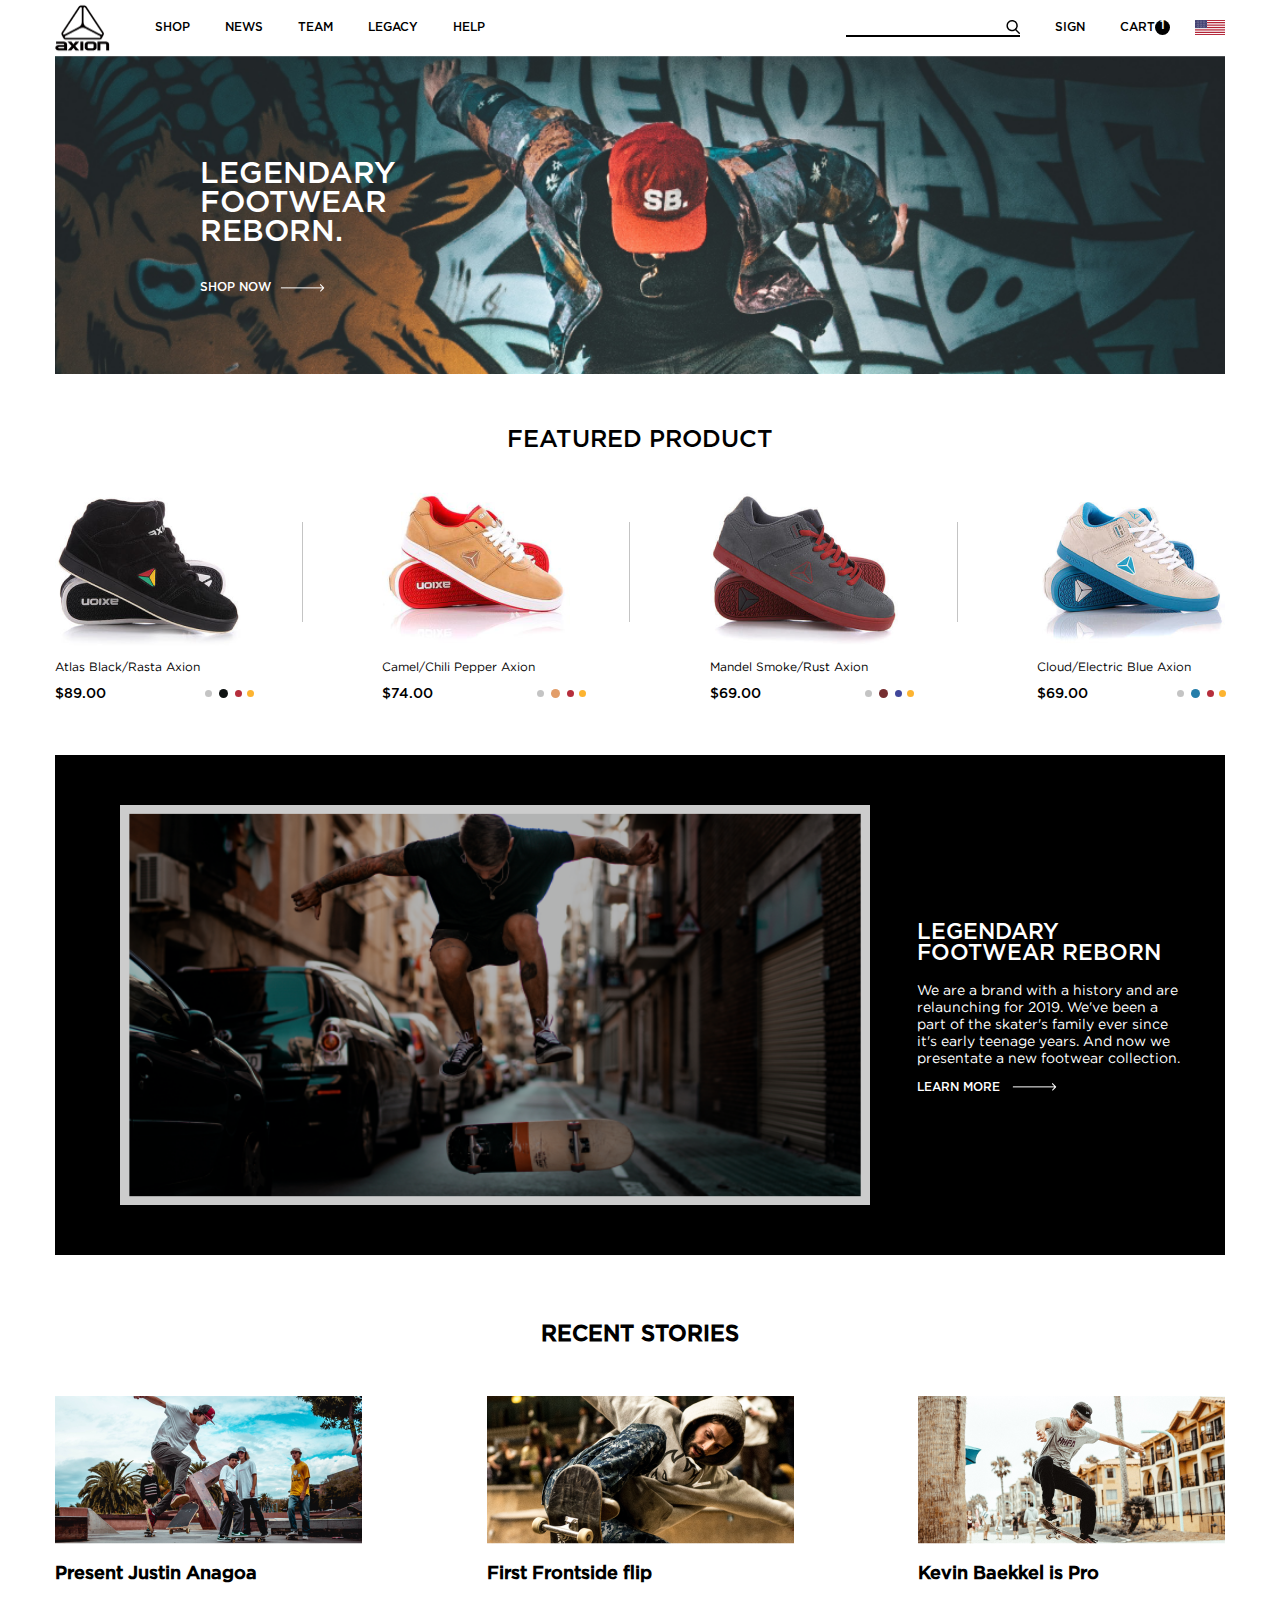
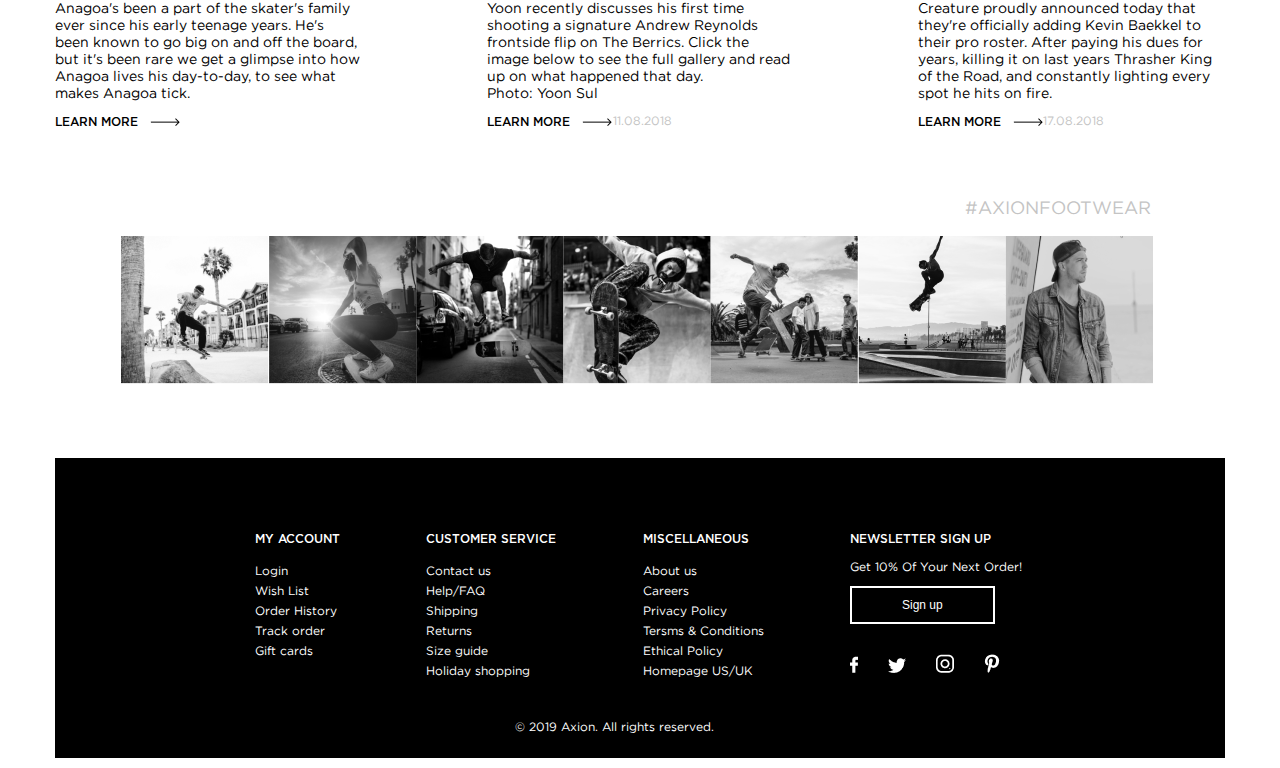
<file: index.html>
<!DOCTYPE html>
<html>
  <head>
    <meta charset="utf-8">
    <link name="viewport" content="initial-scale=1.0, width=device-width">
    <link rel="stylesheet" href="./fonts.css">
    <link rel="stylesheet" href="./style.css">
    <title>
      Axion
    </title>
  </head>
  <body class="body">
    <header class="header">
      <div class="header__head">
        <img src="images/Axion-logo-1.png" alt="axion" class="head__logo">
        <nav class="head__list">
          <a href="#" class="list__item">shop</a>
          <a href="#" class="list__item">news</a>
          <a href="#" class="list__item">team</a>
          <a href="#" class="list__item">legacy</a>
          <a href="#" class="list__item">help</a>
        </nav>
        <div class="head__second-panel">
          <input type="text" class="second-panel__line">
          <p class="second-panel__sign-in">
            sign
          </p>
          <p class="second-panel__cart">
            cart
          </p>
          <img src="images/flag-400.png" alt="flag" class="second-panel__flag">
        </div>
      </div>
    </header>
    <main class="main">
      <section classs="first-section">
        <img src="images/main-picture.png" alt="main-picture" class="first-section__background">
        <h1 class="first-section__title">
          legendary<br>
          footwear<br>
          reborn.
        </h1>
        <div class="first-section__excerpt">
          <p class="excerpt__subtext-link">
            shop now
          </p>
        </div>
      </section>
      <section class="second-section">
        <h2 class="second-section__title">
          featured product
        </h2>
        <div class="second-section__trainers">
          <div class="trainers__black">
            <img src="images/black-trainers.png" alt="black-trainers" class="black__picture">
            <p class="black__text">
              Atlas Black/Rasta Axion
            </p>
            <p class="black__price">
              $89.00
            </p>
            <div class="black__colours-black">
              <span class="colours-black__grey"></span>
              <span class="colours-black__black"></span>
              <span class="colours-black__red"></span>
              <span class="colours-black__orange"></span>
            </div>
          </div>
          <div class="trainers__brown">
            <img src="images/brown-trainers.png" alt="brown-trainers" class="brown__picture">
            <p class="brown__text">
              Camel/Chili Pepper Axion
            </p>
            <p class="brown__price">
              $74.00
            </p>
            <div class="brown__colours-brown">
              <span class="colours-brown__grey"></span>
              <span class="colours-brown__brown"></span>
              <span class="colours-brown__red"></span>
              <span class="colours-brown__orange"></span>
            </div>
          </div>
          <div class="trainers__grey">
            <img src="images/grey-trainers.png" alt="grey-trainers" class="grey__picture">
            <p class="grey__text">
              Mandel Smoke/Rust Axion
            </p>
            <p class="grey__price">
              $69.00
            </p>
            <div class="grey__colours-grey">
              <span class="colours-grey__grey"></span>
              <span class="colours-grey__dark-brown"></span>
              <span class="colours-grey__blue"></span>
              <span class="colours-grey__orange"></span>
            </div>
          </div>
          <div class="trainers__white">
            <img src="images/white-trainers.png" alt="white-trainers" class="white__picture">
            <p class="white__text">
              Cloud/Electric Blue Axion
            </p>
            <p class="white__price">
              $69.00
            </p>
            <div class="white__colours-white">
              <span class="colours-white__grey"></span>
              <span class="colours-white__blue"></span>
              <span class="colours-white__red"></span>
              <span class="colours-white__orange"></span>
            </div>
          </div>
        </div>
      </section>
      <section class="third-section">
        <img src="images/Rectangle 4.png" alt="Rectangle-4" class="third-section__picture">
        <div clas="third-section__second-panel">
          <h2 class="second-panel__title">
            legendary<br>
            footwear reborn
          </h2>
          <p class="second-panel__text">
            We are a brand with a history and are<br>
            relaunching for 2019. We've been a<br>
            part of the skater's family ever since<br>
            it's early teenage years. And now we<br>
            presentate a new footwear collection.
          </p>
          <p class="second-panel__excerpt">
            learn more
          </p>
        </div>
      </section>
      <section class="fourth-section">
        <h2 class="fourth-section__title">
          recent stories
        </h2>
        <div class="fourth-section__columns">
          <div class="forth-section__first-column">
            <img src="images/Rectangle 3.7.png" alt="Rectangle 3.7.png" class="first-column__picture">
            <h3 class="first-column__title">
              Present Justin Anagoa
            </h3>
            <p class="first-column__text">
              Anagoa's been a part of the skater's family<br>
              ever since his early teenage years. He's<br>
              been known to go big on and off the board,<br>
              but it's been rare we get a glimpse into how<br>
              Anagoa lives his day-to-day, to see what<br>
              makes Anagoa tick.
            </p>
            <div class="first-column__excerpt-first">
              <p class="excerpt-first__text">
                learn more
              </p>
              <p class="excerpt-first__date">
                11.08.2018
              </p>
            </div>
          </div>
          <div class="fourth-section__second-column">
            <img src="images/Rectangle 3.7-2.png" alt="Rectangle 3.7-2" class="second-column__picture">
            <h3 class="second-column__title">
              First Frontside flip
            </h3>
            <p class="second-column__text">
              Yoon recently discusses his first time<br>
              shooting a signature Andrew Reynolds<br>
              frontside flip on The Berrics. Click the<br>
              image below to see the full gallery and read<br>
              up on what happened that day.<br>
              Photo: Yoon Sul
            </p>
            <div class="second-column__excerpt-second">
              <p class="excerpt-second__text">
                learn more
              </p>
              <p class="excerpt-second__date">
                17.08.2018
              </p>
            </div>
          </div>
          <div class="fourth-section__third-column">
            <img src="images/Rectangle 3.7-3.png" alt="Rectangle 3.7-3" class="third-column__picture">
            <h3 class="third-column__title">
              Kevin Baekkel is Pro
            </h3>
            <p class="third-column__text">
              Creature proudly announced today that<br>
              they're officially adding Kevin Baekkel to<br>
              their pro roster. After paying his dues for<br>
              years, killing it on last years Thrasher King<br>
              of the Road, and constantly lighting every<br>
              spot he hits on fire.
            </p>
            <div class="third-column__excerpt-third">
              <p class="excerpt-third__text">
                learn more
              </p>
              <p class="excerpt-third__date">
                29.07.2018
              </p>
            </div>
          </div>
        </div>
      </section>
      <section class="fifth-section">
        <p class="fifth-section__text">
          #AXIONfootwear
        </p>
        <div class="fifth-section__pictures">
          <img src="images/Rectangle 3.png" alt="Rectangle 3" class="pictures__item">
          <img src="images/Rectangle 3.1.png" alt="Rectangle 3.1" class="pictures__item">
          <img src="images/Rectangle 3.2.png" alt="Rectangle 3.2" class="pictures__item">
          <img src="images/Rectangle 3.3.png" alt="Rectangle 3.3" class="pictures__item">
          <img src="images/Rectangle 3.4.png" alt="Rectangle 3.4" class="pictures__item">
          <img src="images/Rectangle 3.5.png" alt="Rectangle 3.5" class="pictures__item">
          <img src="images/Rectangle 3.6.png" alt="Rectangle 3.6" class="pictures__item">
        </div>
      </section>
      <footer class="footer">
          <div class="footer__navigation">
            <div class="navigation__fourth-column">
              <h4 class="fourth-column__title">
                my account
              </h4>
              <nav class="fourth-column__list-m">
                <a href="#" class="list-m__item">Login</a>
                <a href="#" class="list-m__item">Wish List</a>
                <a href="#" class="list-m__item">Order History</a>
                <a href="#" class="list-m__item">Track order</a>
                <a href="#" class="list-m__item">Gift cards</a>
              </nav>
            </div>
            <div class="navigation__fifth-column>">
              <h4 class="fifth-column__title">
                customer service
              </h4>
              <nav class="fifth-column__list-c">
                <a href="#" class="list-c__item">Contact us</a>
                <a href="#" class="list-c__item">Help/FAQ</a>
                <a href="#" class="list-c__item">Shipping</a>
                <a href="#" class="list-c__item">Returns</a>
                <a href="#" class="list-c__item">Size guide</a>
                <a href="#" class="list-c__item">Holiday shopping</a>
              </nav>
            </div>
            <div class="navigation__sixth-column">
              <h4 class="sixth-column__title">
                miscellaneous
              </h4>
              <nav class="sixth-column__list-i">
                <a href="#" class="list-i__item">About us</a>
                <a href="#" class="list-i__item">Careers</a>
                <a href="#" class="list-i__item">Privacy Policy</a>
                <a href="#" class="list-i__item">Tersms & Conditions</a>
                <a href="#" class="list-i__item">Ethical Policy</a>
                <a href="#" class="list-i__item">Homepage US/UK</a>
              </nav>
            </div>
            <div class="navigation__seveth-column">
              <h4 class="seventh-column__title">
                newsletter sign up
              </h4>
              <p class="seventh-column__text">
                Get 10% Of Your Next Order!
              </p>
              <button class="button">Sign up</button>
              <div class="seventh-column__signs">
                <img src="images/facebook.png" alt="facebook" class="signs__item">
                <img src="images/twitter.png" alt="twitter" class="signs__item">
                <img src="images/instagram.png" alt="instagram" class="signs__item">
                <img src="images/pinterest.png" alt="pinterest" class="signs__item">
            </div>
            <div class="navigation__Axion-rights">

            </div>
          </div>
        </div>
      </footer>
    </main>
  </body>
</html>
</file>
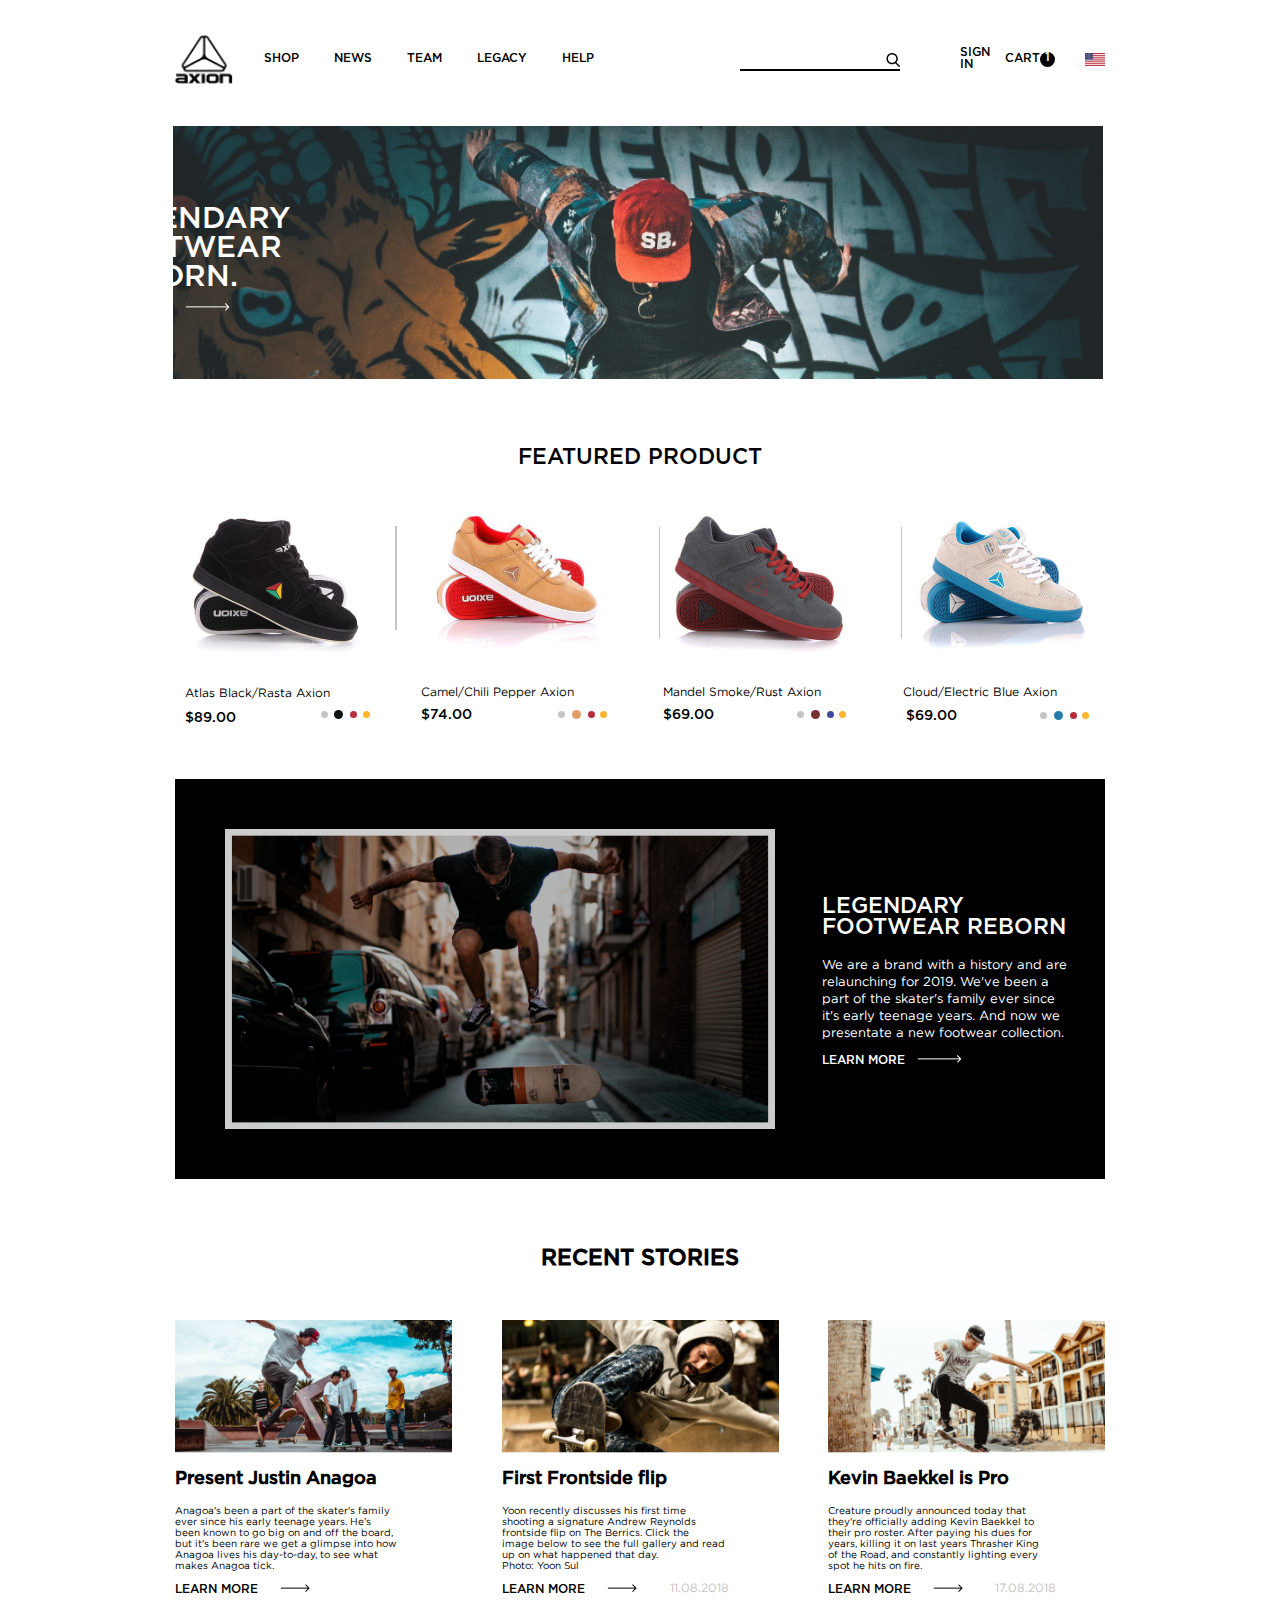
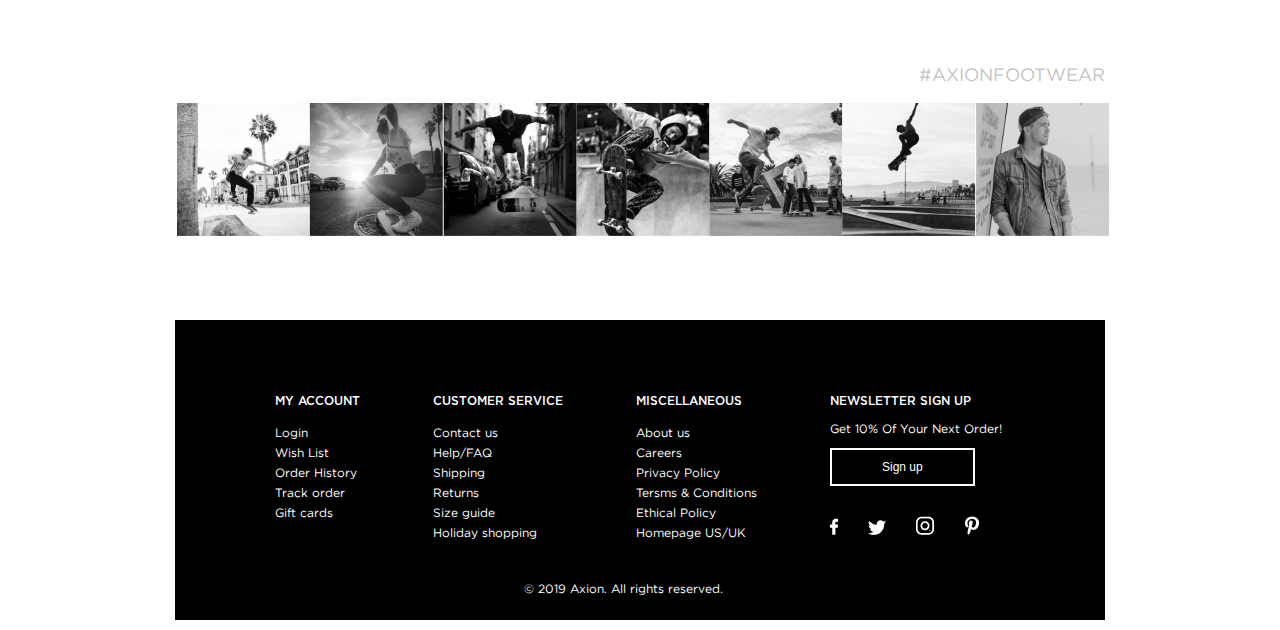
<file: demo 1024/index.html>
<DOCTYPE! html>
<html>
	<head>
		<meta charset="utf-8">
		<link name="viewport" content="initial-scale=1.0, width=device-width">
		<link rel="stylesheet" href="./fonts.css">
		<link rel="stylesheet" href="./style.css">
		<title>
			Axion
		</title>
	</head>
	<body class="body">
		<header class="header">
			<div class="header__head">
				<img src="images/Axion-logo-1.png" alt="axion" class="head__logo">
				<nav class="head__list">
					<a href="#" class="list__item">shop</a>
					<a href="#" class="list__item">news</a>
					<a href="#" class="list__item">team</a>
					<a href="#" class="list__item">legacy</a>
					<a href="#" class="list__item">help</a>
				</nav>
				<div class="head__second-panel">
					<input type="text" class="second-panel__line">
					<p class="second-panel__sign-in">
						sign in
					</p>
					<p class="second-panel__cart">
						cart
					</p>
					<img src="images/flag-400.png" alt="flag" class="second-panel__flag">
				</div>
			</div>
		</header>
		<main class="main">
			<section classs="first-section">
				<img src="images/main-picture.png" alt="main-picture" class="first-section__background">
				<div class="first-section__title">
					legendary<br>
					footwear<br>
					reborn.
				</div>
				<div class="first-section__excerpt">
					<p class="excerpt__subtext-link">
						shop now
					</p>
				</div>
			</section>
			<section class="second-section">
				<h2 class="second-section__title">
					featured product
				</h2>
				<div class="second-section__trainers">
					<div class="trainers__black">
						<img src="images/black-trainers.png" alt="black-trainers" class="black__picture">
						<p class="black__text">
							Atlas Black/Rasta Axion
						</p>
						<p class="black__price">
							$89.00
						</p>
						<div class="black__colours-black">
							<span class="colours-black__grey"></span>
							<span class="colours-black__black"></span>
							<span class="colours-black__red"></span>
							<span class="colours-black__orange"></span>
						</div>
					</div>
					<div class="trainers__brown">
						<img src="images/brown-trainers.png" alt="brown-trainers" class="brown__picture">
						<p class="brown__text">
							Camel/Chili Pepper Axion
						</p>
						<p class="brown__price">
							$74.00
						</p>
						<div class="brown__colours-brown">
							<span class="colours-brown__grey"></span>
							<span class="colours-brown__brown"></span>
							<span class="colours-brown__red"></span>
							<span class="colours-brown__orange"></span>
						</div>
					</div>
					<div class="trainers__grey">
						<img src="images/grey-trainers.png" alt="grey-trainers" class="grey__picture">
						<p class="grey__text">
							Mandel Smoke/Rust Axion
						</p>
						<p class="grey__price">
							$69.00
						</p>
						<div class="grey__colours-grey">
							<span class="colours-grey__grey"></span>
							<span class="colours-grey__dark-brown"></span>
							<span class="colours-grey__blue"></span>
							<span class="colours-grey__orange"></span>
						</div>
					</div>
					<div class="trainers__white">
						<img src="images/white-trainers.png" alt="white-trainers" class="white__picture">
						<p class="white__text">
							Cloud/Electric Blue Axion
						</p>
						<p class="white__price">
							$69.00
						</p>
						<div class="white__colours-white">
							<span class="colours-white__grey"></span>
							<span class="colours-white__blue"></span>
							<span class="colours-white__red"></span>
							<span class="colours-white__orange"></span>
						</div>
					</div>
				</div>
			</section>
			<section class="third-section">
				<img src="images/Rectangle 4.png" alt="Rectangle-4" class="third-section__picture">
				<div clas="third-section__second-panel">
					<h2 class="second-panel__title">
						legendary<br>
						footwear reborn
					</h2>
					<p class="second-panel__text">
						We are a brand with a history and are<br>
						relaunching for 2019. We've been a<br>
						part of the skater's family ever since<br>
						it's early teenage years. And now we<br>
						presentate a new footwear collection.
					</p>
					<p class="second-panel__excerpt">
						learn more
					</p>
				</div>
			</section>
			<section class="fourth-section">
				<h2 class="fourth-section__title">
					recent stories
				</h2>
				<div class="fourth-section__columns">
					<div class="fourth-section__first-column">
						<img src="images/Rectangle 3.7.png" alt="Rectangle 3.7.png" class="first-column__picture">
						<h3 class="first-column__title">
							Present Justin Anagoa
						</h3>
						<p class="first-column__text">
							Anagoa's been a part of the skater's family<br>
							ever since his early teenage years. He's<br>
							been known to go big on and off the board,<br>
							but it's been rare we get a glimpse into how<br>
							Anagoa lives his day-to-day, to see what<br>
							makes Anagoa tick.
						</p>
						<div class="first-column__excerpt-first">
							<p class="excerpt-first__text">
								learn more
							</p>
							<p class="excerpt-first__date">
								11.08.2018
							</p>
						</div>
					</div>
					<div class="fourth-section__second-column">
						<img src="images/Rectangle 3.7-2.png" alt="Rectangle 3.7-2" class="second-column__picture">
						<h3 class="second-column__title">
							First Frontside flip
						</h3>
						<p class="second-column__text">
							Yoon recently discusses his first time<br>
							shooting a signature Andrew Reynolds<br>
							frontside flip on The Berrics. Click the<br>
							image below to see the full gallery and read<br>
							up on what happened that day.<br>
							Photo: Yoon Sul
						</p>
						<div class="second-column__excerpt-second">
							<p class="excerpt-second__text">
								learn more
							</p>
							<p class="excerpt-second__date">
								17.08.2018
							</p>
						</div>
					</div>
					<div class="fourth-section__third-column">
						<img src="images/Rectangle 3.7-3.png" alt="Rectangle 3.7-3" class="third-column__picture">
						<h3 class="third-column__title">
							Kevin Baekkel is Pro
						</h3>
						<p class="third-column__text">
							Creature proudly announced today that<br>
							they're officially adding Kevin Baekkel to<br>
							their pro roster. After paying his dues for<br>
							years, killing it on last years Thrasher King<br>
							of the Road, and constantly lighting every<br>
							spot he hits on fire.
						</p>
						<div class="third-column__excerpt-third">
							<p class="excerpt-third__text">
								learn more
							</p>
							<p class="excerpt-third__date">
								29.07.2018
							</p>
						</div>
					</div>
				</div>
			</section>
			<section class="fifth-section">
				<p class="fifth-section__text">
					#AXIONfootwear
				</p>
				<div class="fifth-section__pictures">
					<img src="images/Rectangle 3.png" alt="Rectangle 3" class="pictures__item">
					<img src="images/Rectangle 3.1.png" alt="Rectangle 3.1" class="pictures__item">
					<img src="images/Rectangle 3.2.png" alt="Rectangle 3.2" class="pictures__item">
					<img src="images/Rectangle 3.3.png" alt="Rectangle 3.3" class="pictures__item">
					<img src="images/Rectangle 3.4.png" alt="Rectangle 3.4" class="pictures__item">
					<img src="images/Rectangle 3.5.png" alt="Rectangle 3.5" class="pictures__item">
					<img src="images/Rectangle 3.6.png" alt="Rectangle 3.6" class="pictures__item">
				</div>
			</section>
			<footer class="footer">
					<div class="footer__navigation">
						<div class="navigation__fourth-column">
							<h4 class="fourth-column__title">
								my account
							</h4>
							<nav class="fourth-column__list-m">
								<a href="#" class="list-m__item">Login</a>
								<a href="#" class="list-m__item">Wish List</a>
								<a href="#" class="list-m__item">Order History</a>
								<a href="#" class="list-m__item">Track order</a>
								<a href="#" class="list-m__item">Gift cards</a>
							</nav>
						</div>
						<div class="navigation__fifth-column>">
							<h4 class="fifth-column__title">
								customer service
							</h4>
							<nav class="fifth-column__list-c">
								<a href="#" class="list-c__item">Contact us</a>
								<a href="#" class="list-c__item">Help/FAQ</a>
								<a href="#" class="list-c__item">Shipping</a>
								<a href="#" class="list-c__item">Returns</a>
								<a href="#" class="list-c__item">Size guide</a>
								<a href="#" class="list-c__item">Holiday shopping</a>
							</nav>
						</div>
						<div class="navigation__sixth-column">
							<h4 class="sixth-column__title">
								miscellaneous
							</h4>
							<nav class="sixth-column__list-i">
								<a href="#" class="list-i__item">About us</a>
								<a href="#" class="list-i__item">Careers</a>
								<a href="#" class="list-i__item">Privacy Policy</a>
								<a href="#" class="list-i__item">Tersms & Conditions</a>
								<a href="#" class="list-i__item">Ethical Policy</a>
								<a href="#" class="list-i__item">Homepage US/UK</a>
							</nav>
						</div>
						<div class="navigation__seveth-column">
							<h4 class="seventh-column__title">
								newsletter sign up
							</h4>
							<p class="seventh-column__text">
								Get 10% Of Your Next Order!
							</p>
							<button class="button">Sign up</button>
							<div class="seventh-column__signs">
								<img src="images/facebook.png" alt="facebook" class="signs__item">
								<img src="images/twitter.png" alt="twitter" class="signs__item">
								<img src="images/instagram.png" alt="instagram" class="signs__item">
								<img src="images/pinterest.png" alt="pinterest" class="signs__item">
						</div>
						<div class="navigation__Axion-rights">
							
						</div>
					</div>
				</div>
			</footer>
		</main>
	</body>
</html>
</file>
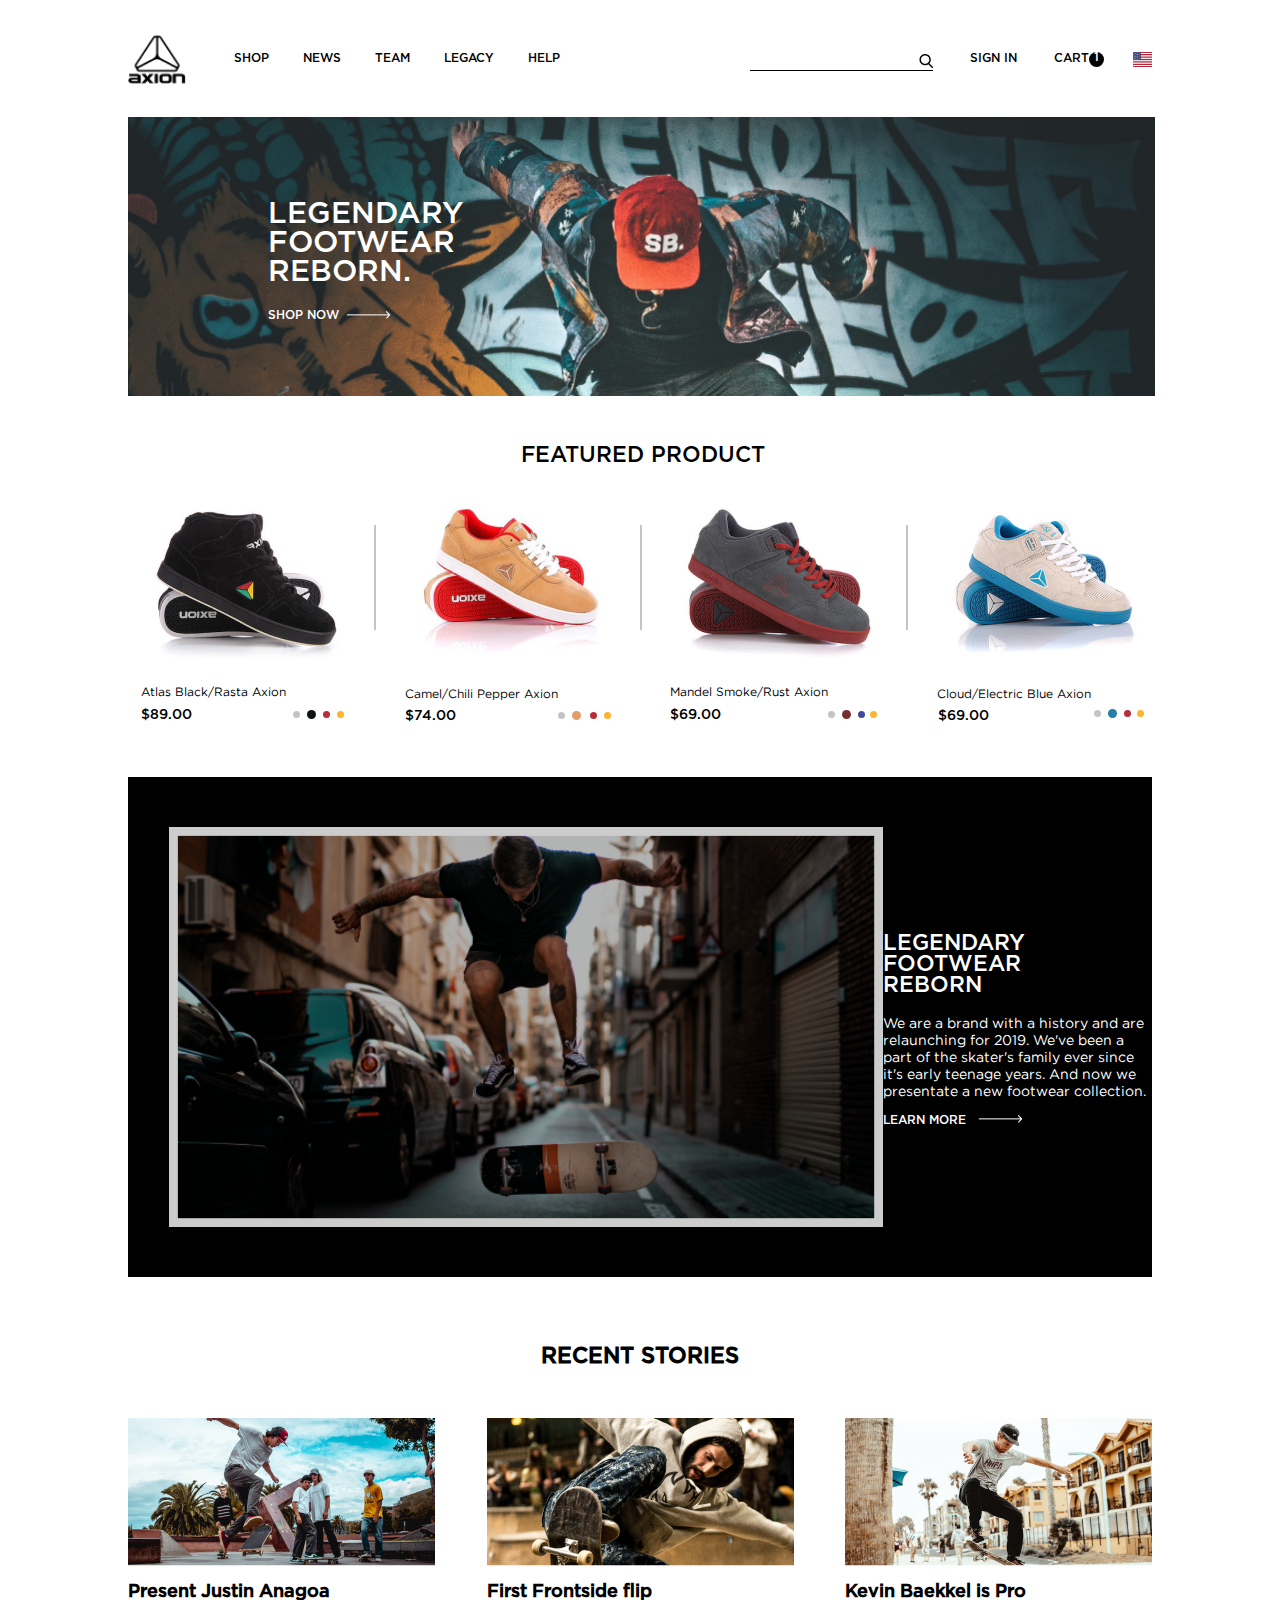
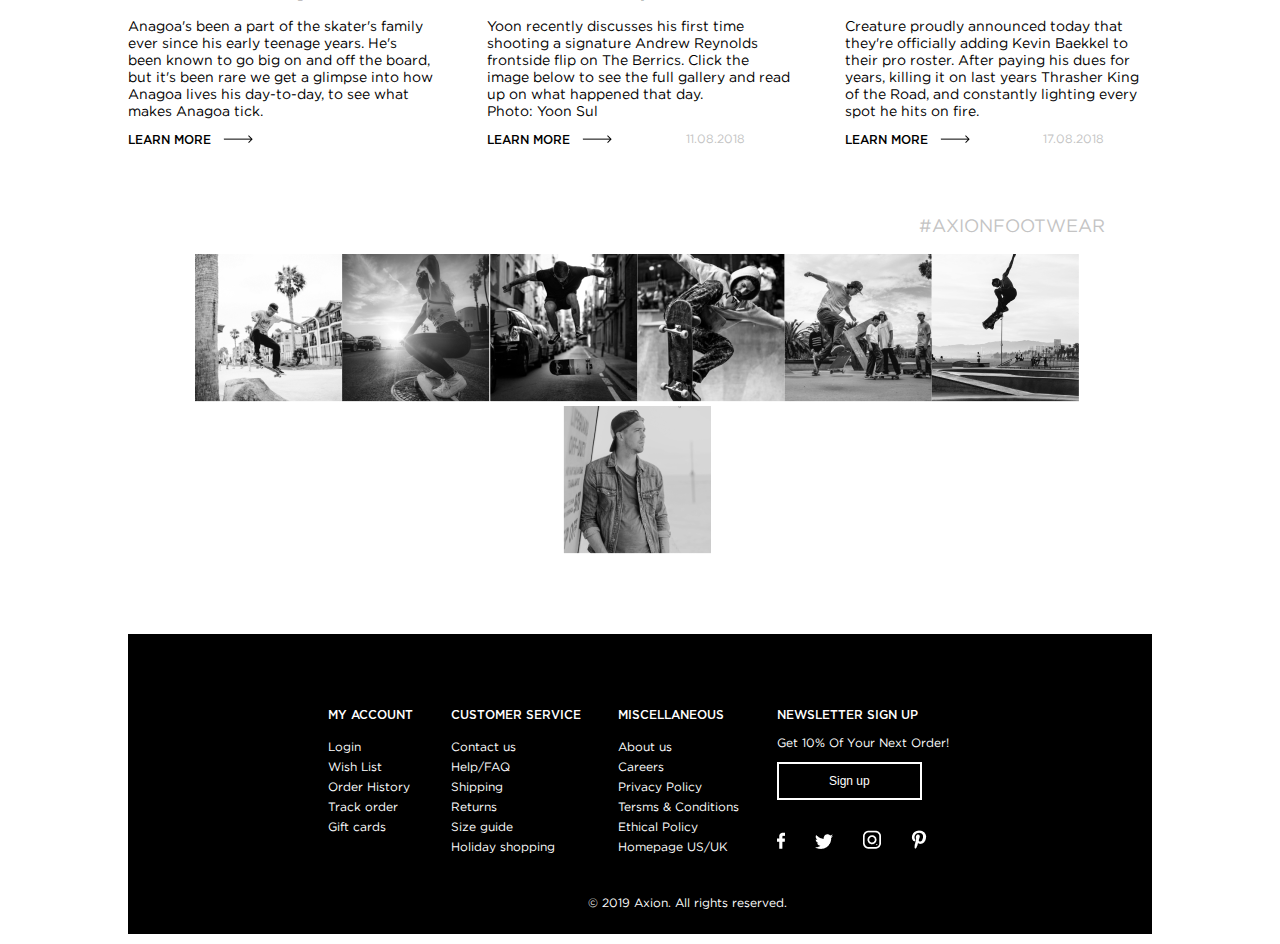
<file: demo 1170/index.html>
<DOCTYPE! html>
<html>
	<head>
		<meta charset="utf-8">
		<link name="viewport" content="initial-scale=1.0, width=device-width">
		<link rel="stylesheet" href="./fonts.css">
		<link rel="stylesheet" href="./style.css">
		<title>
			Axion
		</title>
	</head>
	<body class="body">
		<header class="header">
			<div class="header__head">
				<img src="images/Axion-logo-1.png" alt="axion" class="head__logo">
				<nav class="head__list">
					<a href="#" class="list__item">shop</a>
					<a href="#" class="list__item">news</a>
					<a href="#" class="list__item">team</a>
					<a href="#" class="list__item">legacy</a>
					<a href="#" class="list__item">help</a>
				</nav>
				<div class="head__second-panel">
					<input type="text" class="second-panel__line">
					<p class="second-panel__sign-in">
						sign in
					</p>
					<p class="second-panel__cart">
						cart
					</p>
					<img src="images/flag-400.png" alt="flag" class="second-panel__flag">
				</div>
			</div>
		</header>
		<main class="main">
			<section classs="first-section">
				<img src="images/main-picture.png" alt="main-picture" class="first-section__background">
				<h1 class="first-section__title">
					legendary<br>
					footwear<br>
					reborn.
				</h1>
				<div class="first-section__excerpt">
					<p class="excerpt__subtext-link">
						shop now
					</p>
				</div>
			</section>
			<section class="second-section">
				<h2 class="second-section__title">
					featured product
				</h2>
				<div class="second-section__trainers">
					<div class="trainers__black">
						<img src="images/black-trainers.png" alt="black-trainers" class="black__picture">
						<p class="black__text">
							Atlas Black/Rasta Axion
						</p>
						<p class="black__price">
							$89.00
						</p>
						<div class="black__colours-black">
							<span class="colours-black__grey"></span>
							<span class="colours-black__black"></span>
							<span class="colours-black__red"></span>
							<span class="colours-black__orange"></span>
						</div>
					</div>
					<div class="trainers__brown">
						<img src="images/brown-trainers.png" alt="brown-trainers" class="brown__picture">
						<p class="brown__text">
							Camel/Chili Pepper Axion
						</p>
						<p class="brown__price">
							$74.00
						</p>
						<div class="brown__colours-brown">
							<span class="colours-brown__grey"></span>
							<span class="colours-brown__brown"></span>
							<span class="colours-brown__red"></span>
							<span class="colours-brown__orange"></span>
						</div>
					</div>
					<div class="trainers__grey">
						<img src="images/grey-trainers.png" alt="grey-trainers" class="grey__picture">
						<p class="grey__text">
							Mandel Smoke/Rust Axion
						</p>
						<p class="grey__price">
							$69.00
						</p>
						<div class="grey__colours-grey">
							<span class="colours-grey__grey"></span>
							<span class="colours-grey__dark-brown"></span>
							<span class="colours-grey__blue"></span>
							<span class="colours-grey__orange"></span>
						</div>
					</div>
					<div class="trainers__white">
						<img src="images/white-trainers.png" alt="white-trainers" class="white__picture">
						<p class="white__text">
							Cloud/Electric Blue Axion
						</p>
						<p class="white__price">
							$69.00
						</p>
						<div class="white__colours-white">
							<span class="colours-white__grey"></span>
							<span class="colours-white__blue"></span>
							<span class="colours-white__red"></span>
							<span class="colours-white__orange"></span>
						</div>
					</div>
				</div>
			</section>
			<section class="third-section">
				<img src="images/Rectangle 4.png" alt="Rectangle-4" class="third-section__picture">
				<div clas="third-section__second-panel">
					<h2 class="second-panel__title">
						legendary<br>
						footwear reborn
					</h2>
					<p class="second-panel__text">
						We are a brand with a history and are<br>
						relaunching for 2019. We've been a<br>
						part of the skater's family ever since<br>
						it's early teenage years. And now we<br>
						presentate a new footwear collection.
					</p>
					<p class="second-panel__excerpt">
						learn more
					</p>
				</div>
			</section>
			<section class="fourth-section">
				<h2 class="fourth-section__title">
					recent stories
				</h2>
				<div class="fourth-section__columns">
					<div class="forth-section__first-column">
						<img src="images/Rectangle 3.7.png" alt="Rectangle 3.7.png" class="first-column__picture">
						<h3 class="first-column__title">
							Present Justin Anagoa
						</h3>
						<p class="first-column__text">
							Anagoa's been a part of the skater's family<br>
							ever since his early teenage years. He's<br>
							been known to go big on and off the board,<br>
							but it's been rare we get a glimpse into how<br>
							Anagoa lives his day-to-day, to see what<br>
							makes Anagoa tick.
						</p>
						<div class="first-column__excerpt-first">
							<p class="excerpt-first__text">
								learn more
							</p>
							<p class="excerpt-first__date">
								11.08.2018
							</p>
						</div>
					</div>
					<div class="fourth-section__second-column">
						<img src="images/Rectangle 3.7-2.png" alt="Rectangle 3.7-2" class="second-column__picture">
						<h3 class="second-column__title">
							First Frontside flip
						</h3>
						<p class="second-column__text">
							Yoon recently discusses his first time<br>
							shooting a signature Andrew Reynolds<br>
							frontside flip on The Berrics. Click the<br>
							image below to see the full gallery and read<br>
							up on what happened that day.<br>
							Photo: Yoon Sul
						</p>
						<div class="second-column__excerpt-second">
							<p class="excerpt-second__text">
								learn more
							</p>
							<p class="excerpt-second__date">
								17.08.2018
							</p>
						</div>
					</div>
					<div class="fourth-section__third-column">
						<img src="images/Rectangle 3.7-3.png" alt="Rectangle 3.7-3" class="third-column__picture">
						<h3 class="third-column__title">
							Kevin Baekkel is Pro
						</h3>
						<p class="third-column__text">
							Creature proudly announced today that<br>
							they're officially adding Kevin Baekkel to<br>
							their pro roster. After paying his dues for<br>
							years, killing it on last years Thrasher King<br>
							of the Road, and constantly lighting every<br>
							spot he hits on fire.
						</p>
						<div class="third-column__excerpt-third">
							<p class="excerpt-third__text">
								learn more
							</p>
							<p class="excerpt-third__date">
								29.07.2018
							</p>
						</div>
					</div>
				</div>
			</section>
			<section class="fifth-section">
				<p class="fifth-section__text">
					#AXIONfootwear
				</p>
				<div class="fifth-section__pictures">
					<img src="images/Rectangle 3.png" alt="Rectangle 3" class="pictures__item">
					<img src="images/Rectangle 3.1.png" alt="Rectangle 3.1" class="pictures__item">
					<img src="images/Rectangle 3.2.png" alt="Rectangle 3.2" class="pictures__item">
					<img src="images/Rectangle 3.3.png" alt="Rectangle 3.3" class="pictures__item">
					<img src="images/Rectangle 3.4.png" alt="Rectangle 3.4" class="pictures__item">
					<img src="images/Rectangle 3.5.png" alt="Rectangle 3.5" class="pictures__item">
					<img src="images/Rectangle 3.6.png" alt="Rectangle 3.6" class="pictures__item">
				</div>
			</section>
			<footer class="footer">
					<div class="footer__navigation">
						<div class="navigation__fourth-column">
							<h4 class="fourth-column__title">
								my account
							</h4>
							<nav class="fourth-column__list-m">
								<a href="#" class="list-m__item">Login</a>
								<a href="#" class="list-m__item">Wish List</a>
								<a href="#" class="list-m__item">Order History</a>
								<a href="#" class="list-m__item">Track order</a>
								<a href="#" class="list-m__item">Gift cards</a>
							</nav>
						</div>
						<div class="navigation__fifth-column>">
							<h4 class="fifth-column__title">
								customer service
							</h4>
							<nav class="fifth-column__list-c">
								<a href="#" class="list-c__item">Contact us</a>
								<a href="#" class="list-c__item">Help/FAQ</a>
								<a href="#" class="list-c__item">Shipping</a>
								<a href="#" class="list-c__item">Returns</a>
								<a href="#" class="list-c__item">Size guide</a>
								<a href="#" class="list-c__item">Holiday shopping</a>
							</nav>
						</div>
						<div class="navigation__sixth-column">
							<h4 class="sixth-column__title">
								miscellaneous
							</h4>
							<nav class="sixth-column__list-i">
								<a href="#" class="list-i__item">About us</a>
								<a href="#" class="list-i__item">Careers</a>
								<a href="#" class="list-i__item">Privacy Policy</a>
								<a href="#" class="list-i__item">Tersms & Conditions</a>
								<a href="#" class="list-i__item">Ethical Policy</a>
								<a href="#" class="list-i__item">Homepage US/UK</a>
							</nav>
						</div>
						<div class="navigation__seveth-column">
							<h4 class="seventh-column__title">
								newsletter sign up
							</h4>
							<p class="seventh-column__text">
								Get 10% Of Your Next Order!
							</p>
							<button class="button">Sign up</button>
							<div class="seventh-column__signs">
								<img src="images/facebook.png" alt="facebook" class="signs__item">
								<img src="images/twitter.png" alt="twitter" class="signs__item">
								<img src="images/instagram.png" alt="instagram" class="signs__item">
								<img src="images/pinterest.png" alt="pinterest" class="signs__item">
						</div>
						<div class="navigation__Axion-rights">
							
						</div>
					</div>
				</div>
			</footer>
		</main>
	</body>
</html>
</file>
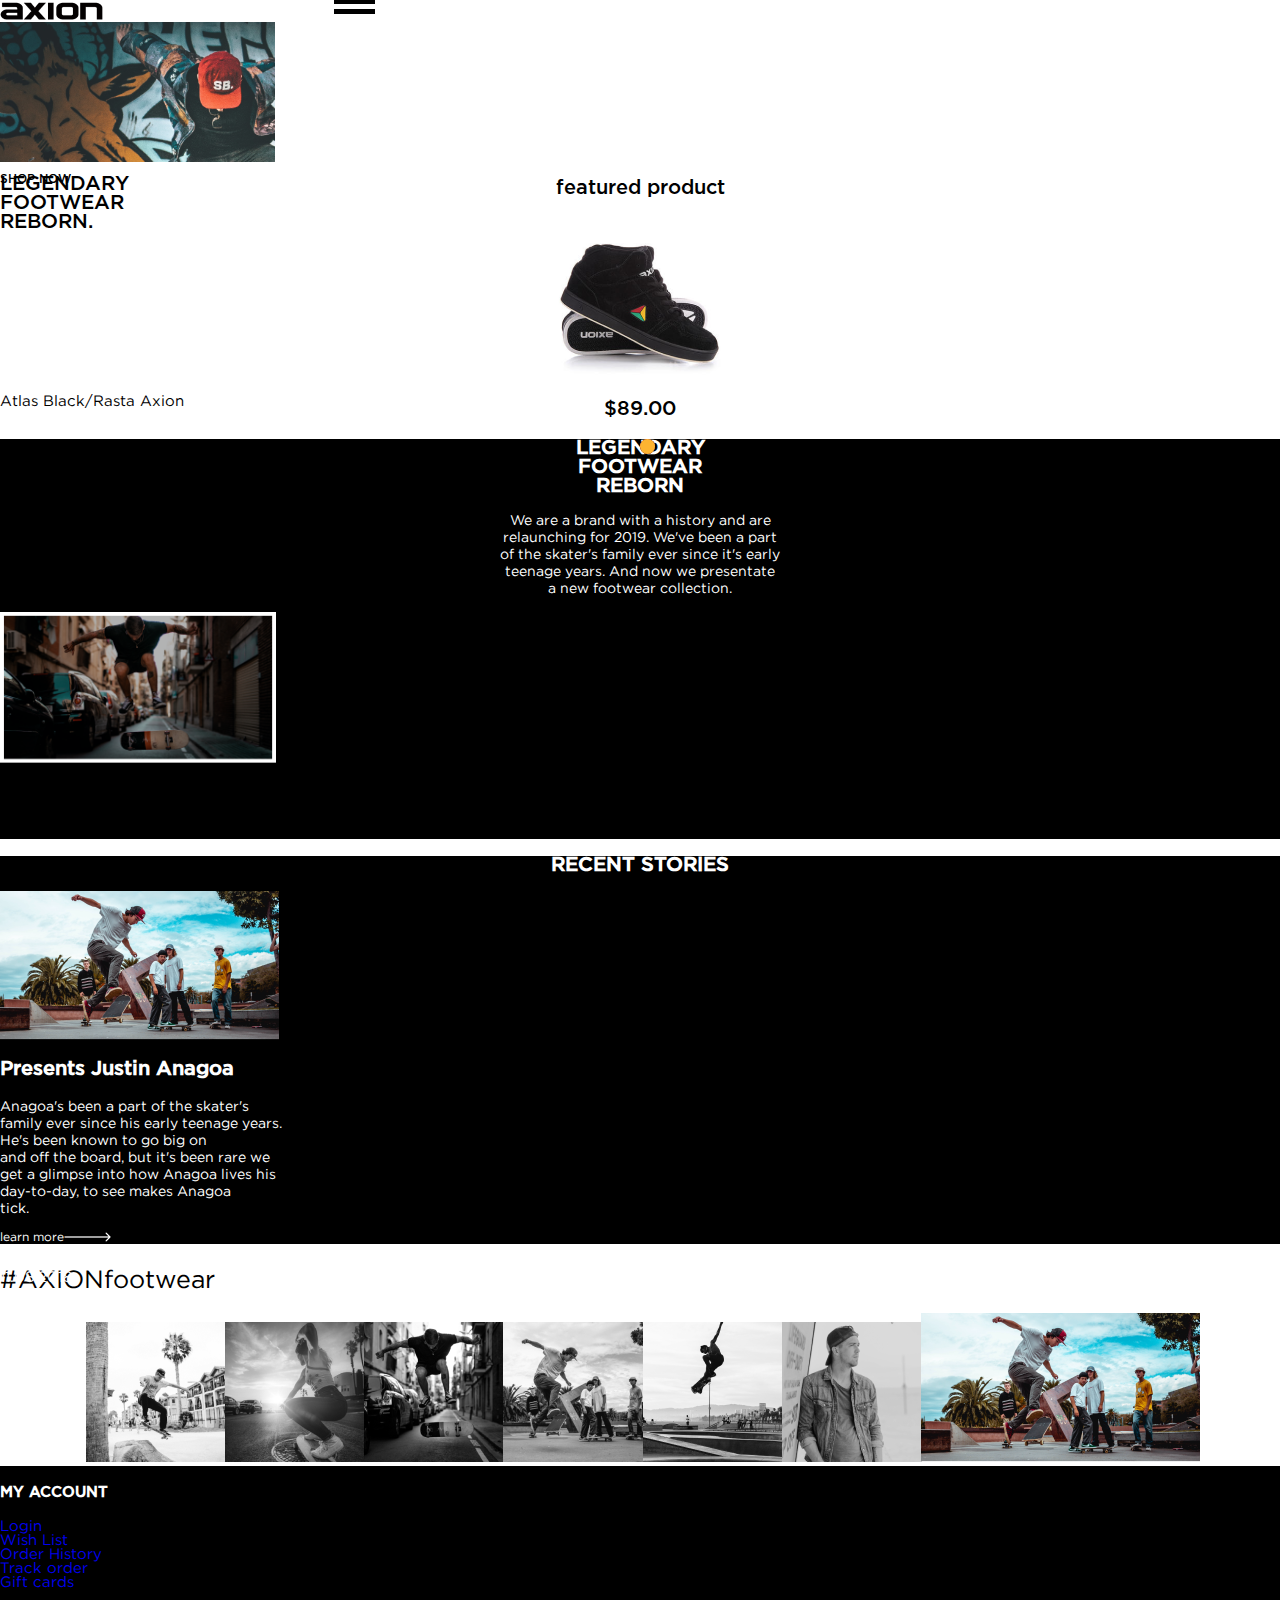
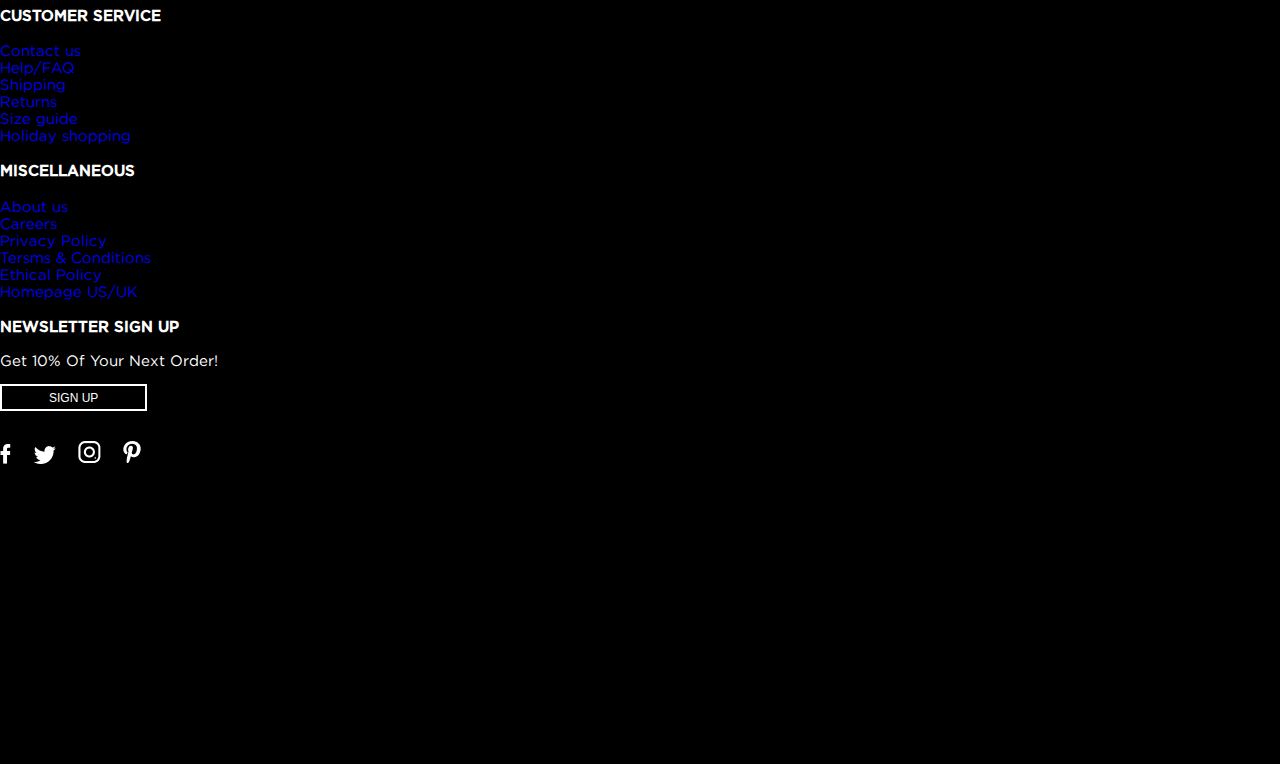
<file: demo 375/index.html>
<DOCTYPE! html>
<html>
	<head>
		<meta charset="utf-8">
		<link name="viewport" content="initial-scale=1.0, width=device-width">
		<link rel="stylesheet" href="./fonts.css">
		<link rel="stylesheet" href="./style.css">
		<title>
			Axion
		</title>
	</head>
	<body class="body">
		<header class="header">
			<div class="header__head">
				<img src="images/Axion-logo.png" alt="axion" class="head__logo">
				<span class="head__span"></span>
			</div>
		</header>
		<main class="main">
			<section classs="first-section">
				<img src="images/main-picture.png" alt="main-picture" class="first-section__background">
				<h1 class="first-section__title">
					legendary<br>
					footwear<br>
					reborn.
				</h1>
				<div class="first-section__excerpt">
					<p class="excerpt__subtext-link">
						shop now
					</p>
				</div>
			</section>
			<section class="second-section">
				<h2 class="second-section__title">
					featured product
				</h2>
				<div class="trainers__black">
					<img src="images/black-trainers.png" alt="black-trainers" class="black__picture">
					<p class="black__text">
						Atlas Black/Rasta Axion
					</p>
					<p class="black__price">
						$89.00
					</p>
					<div class="black__colours-black">
						<span class="colours-black__grey"></span>
						<span class="colours-black__black"></span>
						<span class="colours-black__red"></span>
						<span class="colours-black__orange"></span>
					</div>
				</div>
			</section>
			<section class="third-section">
				<div clas="third-section__second-panel">
					<h2 class="second-panel__title">
						legendary<br>
						footwear<br>
						reborn
					</h2>
					<p class="second-panel__text">
						We are a brand with a history and are<br>
						relaunching for 2019. We've been a part<br>
						of the skater's family ever since it's early<br>
						teenage years. And now we presentate<br>
						a new footwear collection.
					</p>
					<img src="images/Rectangle 4.png" alt="Rectangle-4" class="third-section__picture">
				</div>
			</section>
			<section class="fourth-section">
				<h2 class="fourth-section__title">
					recent stories
				</h2>
				<div class="fourth-section__first-column">
					<img src="images/Rectangle 3.7.png" alt="Rectangle 3.7.png" class="first-column__picture">
					<h3 class="first-column__title">
						Presents Justin Anagoa
					</h3>
					<p class="first-column__text">
						Anagoa's been a part of the skater's<br>
						family ever since his early teenage years.<br>
						He's been known to go big on<br>
						and off the board, but it's been rare we<br>
						get a glimpse into how Anagoa lives his<br>
						day-to-day, to see makes Anagoa<br>
						tick.
					</p>
					<div class="first-column__excerpt-first">
						<p class="excerpt-first__text">
							learn more
						</p>
						<p class="excerpt-first__date">
							11.08.2018
						</p>
					</div>
				</div>
			</section>
			<section class="fifth-section">
				<p class="fifth-section__text">
					#AXIONfootwear
				</p>
				<div class="fifth-section__pictures">
					<img src="images/Rectangle 3.png" alt="Rectangle 3" class="pictures__item">
					<img src="images/Rectangle 3.1.png" alt="Rectangle 3.1" class="pictures__item">
					<img src="images/Rectangle 3.2.png" alt="Rectangle 3.2" class="pictures__item">
					<img src="images/Rectangle 3.4.png" alt="Rectangle 3.4" class="pictures__item">
					<img src="images/Rectangle 3.5.png" alt="Rectangle 3.5" class="pictures__item">
					<img src="images/Rectangle 3.6.png" alt="Rectangle 3.6" class="pictures__item">
					<img src="images/Rectangle 3.7.png" alt="Rectangle 3.7-3" class="pictures__item">
				</div>
			</section>
			<footer class="footer">
				<div class="footer__navigation">
					<div class="navigation__fourth-column">
						<h4 class="fourth-column__title">
							my account
						</h4>
						<nav class="fourth-column__list-m">
							<a href="#" class="list-m__item">Login</a>
							<a href="#" class="list-m__item">Wish List</a>
							<a href="#" class="list-m__item">Order History</a>
							<a href="#" class="list-m__item">Track order</a>
							<a href="#" class="list-m__item">Gift cards</a>
						</nav>
					</div>
					<div class="navigation__fifth-column>">
						<h4 class="fifth-column__title">
							customer service
						</h4>
						<nav class="fifth-column__list-c">
							<a href="#" class="list-c__item">Contact us</a>
							<a href="#" class="list-c__item">Help/FAQ</a>
							<a href="#" class="list-c__item">Shipping</a>
							<a href="#" class="list-c__item">Returns</a>
							<a href="#" class="list-c__item">Size guide</a>
							<a href="#" class="list-c__item">Holiday shopping</a>
						</nav>
					</div>
					<div class="navigation__sixth-column">
						<h4 class="sixth-column__title">
							miscellaneous
						</h4>
						<nav class="sixth-column__list-i">
							<a href="#" class="list-i__item">About us</a>
							<a href="#" class="list-i__item">Careers</a>
							<a href="#" class="list-i__item">Privacy Policy</a>
							<a href="#" class="list-i__item">Tersms & Conditions</a>
							<a href="#" class="list-i__item">Ethical Policy</a>
							<a href="#" class="list-i__item">Homepage US/UK</a>
						</nav>
					</div>
					<div class="navigation__seventh-column">
						<h4 class="seventh-column__title">
							newsletter sign up
						</h4>
						<p class="seventh-column__text">
							Get 10% Of Your Next Order!
						</p>
						<button class="button">Sign up</button>
						<div class="seventh-column__signs">
							<img src="images/facebook.png" alt="facebook" class="signs__item">
							<img src="images/twitter.png" alt="twitter" class="signs__item">
							<img src="images/instagram.png" alt="instagram" class="signs__item">
							<img src="images/pinterest.png" alt="pinterest" class="signs__item">
						</div>
					</div>
				</div>
			</footer>
		</main>
	</body>
</html>
</file>
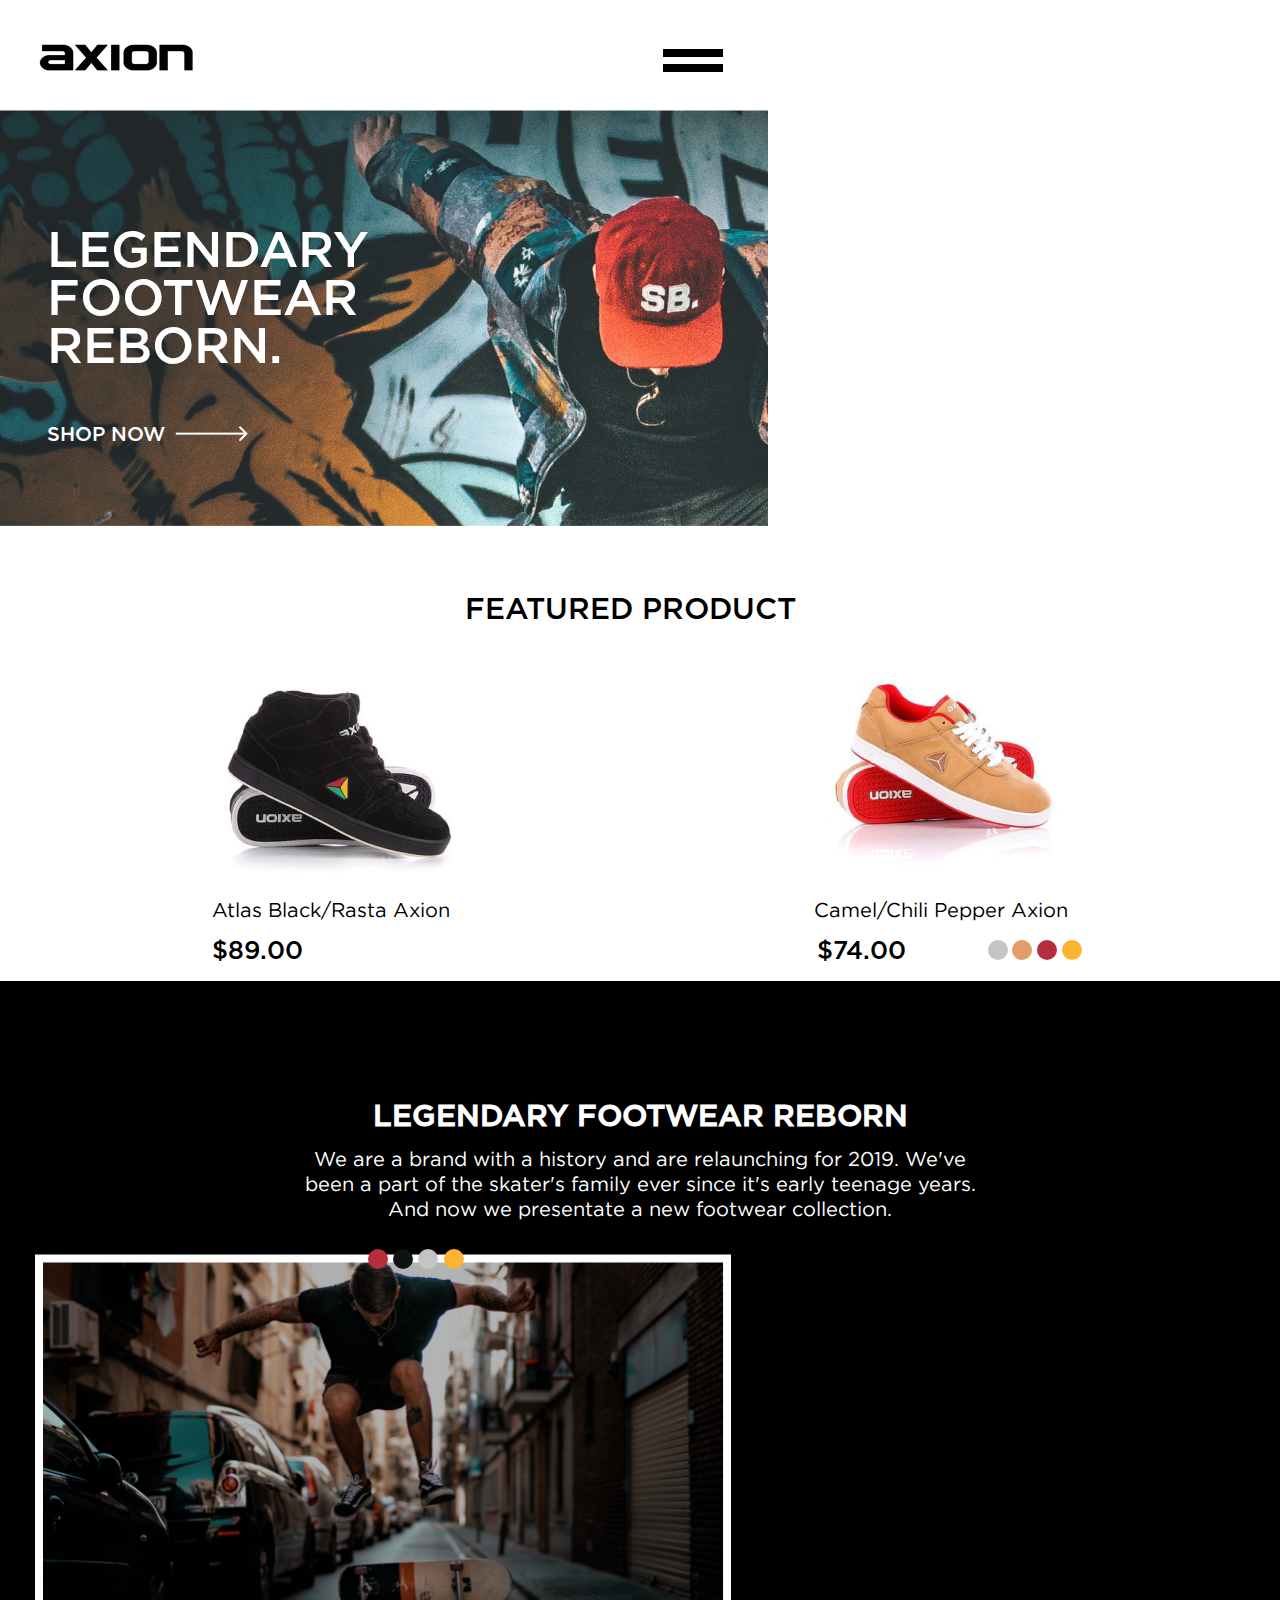
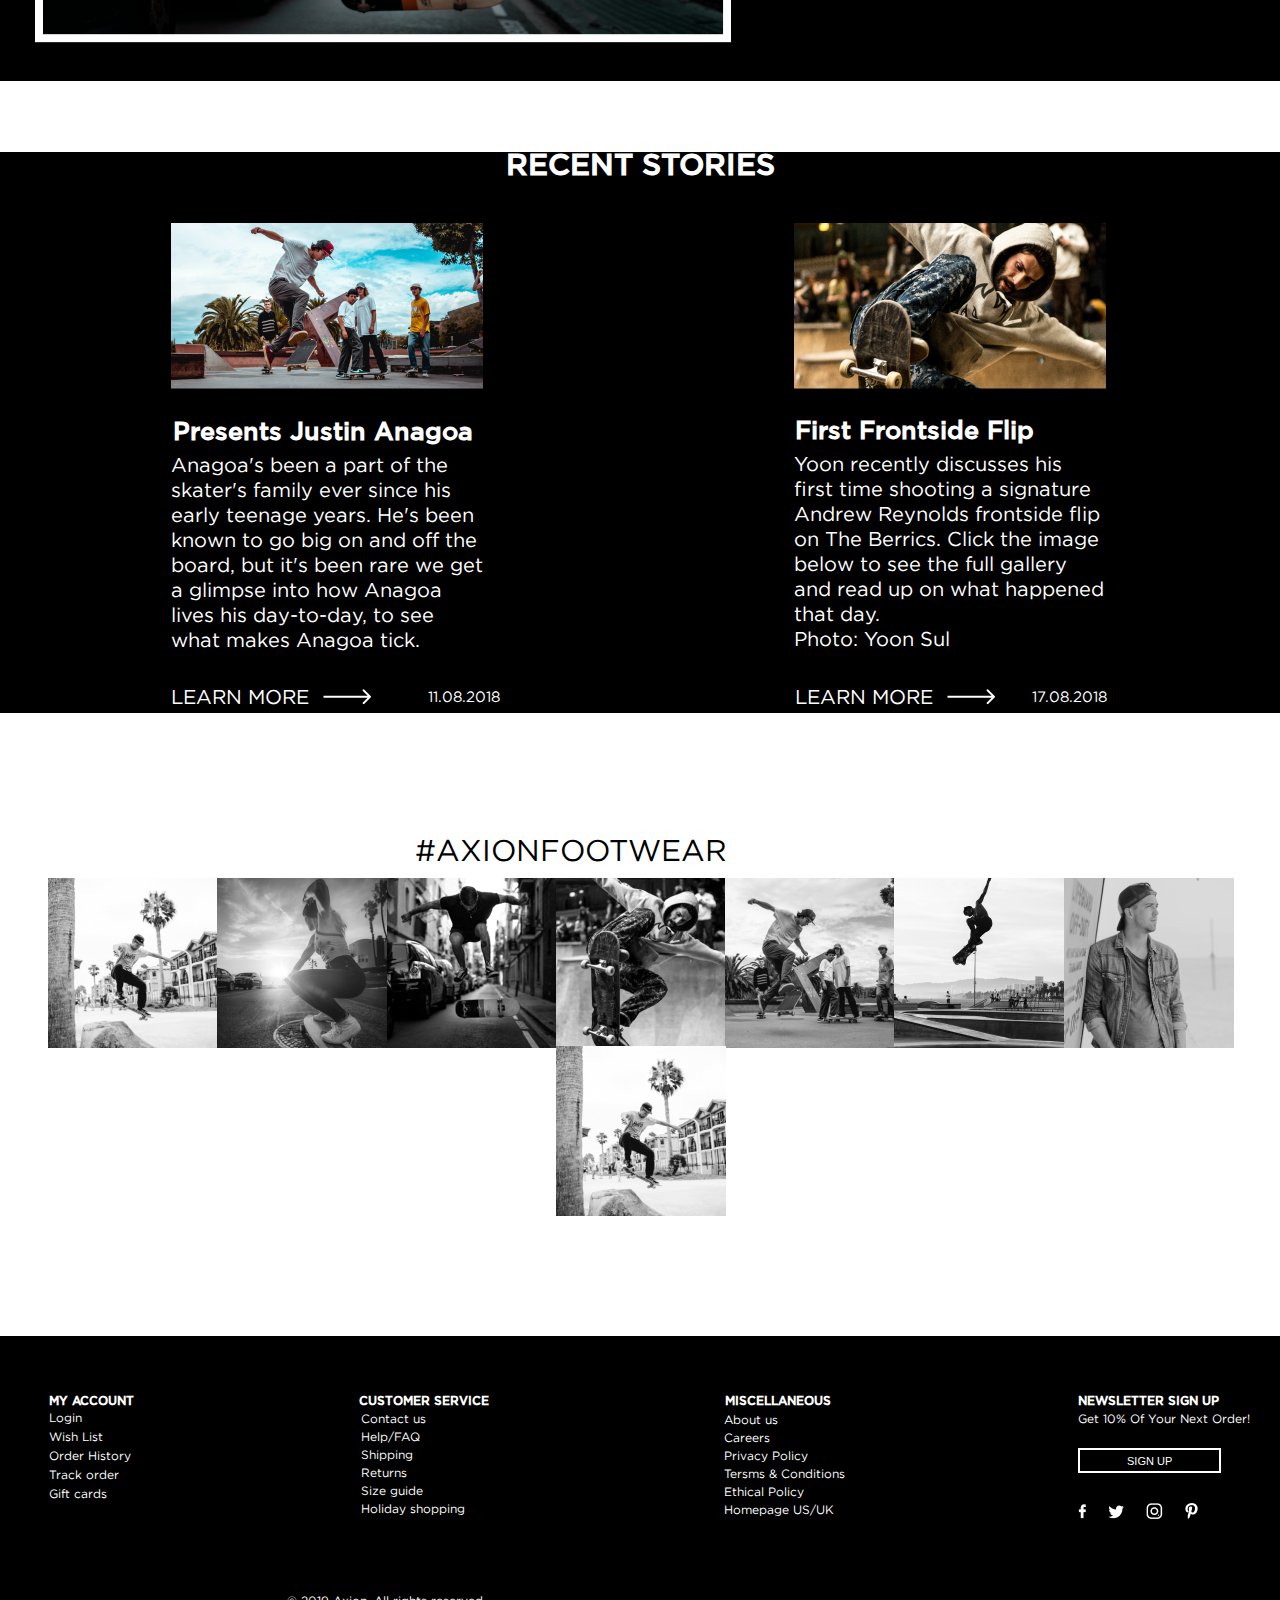
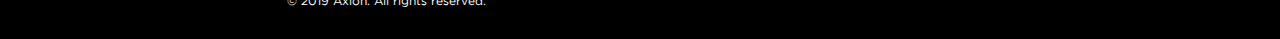
<file: demo 768/index.html>
<DOCTYPE! html>
<html>
	<head>
		<meta charset="utf-8">
		<link name="viewport" content="initial-scale=1.0, width=device-width">
		<link rel="stylesheet" href="./fonts.css">
		<link rel="stylesheet" href="./style.css">
		<title>
			Axion
		</title>
	</head>
	<body class="body">
		<header class="header">
			<div class="header__head">
				<img src="images/Axion-logo.png" alt="axion" class="head__logo">
				<span class="head__span"></span>
			</div>
		</header>
		<main class="main">
			<section classs="first-section">
				<img src="images/main-picture.png" alt="main-picture" class="first-section__background">
				<h1 class="first-section__title">
					legendary<br>
					footwear<br>
					reborn.
				</h1>
				<div class="first-section__excerpt">
					<p class="excerpt__subtext-link">
						shop now
					</p>
				</div>
			</section>
			<section class="second-section">
				<h2 class="second-section__title">
					featured product
				</h2>
				<div class="second-section__trainers">
					<div class="trainers__black">
						<img src="images/black-trainers.png" alt="black-trainers" class="black__picture">
						<p class="black__text">
							Atlas Black/Rasta Axion
						</p>
						<p class="black__price">
							$89.00
						</p>
						<div class="black__colours-black">
							<span class="colours-black__grey"></span>
							<span class="colours-black__black"></span>
							<span class="colours-black__red"></span>
							<span class="colours-black__orange"></span>
						</div>
					</div>
					<div class="trainers__brown">
						<img src="images/brown-trainers.png" alt="brown-trainers" class="brown__picture">
						<p class="brown__text">
							Camel/Chili Pepper Axion
						</p>
						<p class="brown__price">
							$74.00
						</p>
						<div class="brown__colours-brown">
							<span class="colours-brown__grey"></span>
							<span class="colours-brown__brown"></span>
							<span class="colours-brown__red"></span>
							<span class="colours-brown__orange"></span>
						</div>
					</div>
				</div>
			</section>
			<section class="third-section">
				<div clas="third-section__second-panel">
					<h2 class="second-panel__title">
						legendary footwear reborn
					</h2>
					<p class="second-panel__text">
						We are a brand with a history and are relaunching for 2019. We've<br>
						been a part of the skater's family ever since it's early teenage years.<br>
						And now we presentate a new footwear collection.
					</p>
					<img src="images/Rectangle 4.png" alt="Rectangle-4" class="third-section__picture">
				</div>
			</section>
			<section class="fourth-section">
				<h2 class="fourth-section__title">
					recent stories
				</h2>
				<div class="fourth-section__columns">
					<div class="fourth-section__first-column">
						<img src="images/Rectangle 3.7.png" alt="Rectangle 3.7.png" class="first-column__picture">
						<h3 class="first-column__title">
							Presents Justin Anagoa
						</h3>
						<p class="first-column__text">
							Anagoa's been a part of the<br>
							skater's family ever since his<br>
							early teenage years. He's been<br>
							known to go big on and off the<br>
							board, but it's been rare we get<br>
							a glimpse into how Anagoa<br>
							lives his day-to-day, to see<br>
							what makes Anagoa tick.
						</p>
						<div class="first-column__excerpt-first">
							<p class="excerpt-first__text">
								learn more
							</p>
							<p class="excerpt-first__date">
								11.08.2018
							</p>
						</div>
					</div>
					<div class="fourth-section__second-column">
						<img src="images/Rectangle 3.7-2.png" alt="Rectangle 3.7-2" class="second-column__picture">
						<h3 class="second-column__title">
							First Frontside Flip
						</h3>
						<p class="second-column__text">
							Yoon recently discusses his<br>
							first time shooting a signature<br>
							Andrew Reynolds frontside flip<br>
							on The Berrics. Click the image<br>
							below to see the full gallery<br>
							and read up on what happened<br>
							that day.<br>
							Photo: Yoon Sul
						</p>
						<div class="second-column__excerpt-second">
							<p class="excerpt-second__text">
								learn more
							</p>
							<p class="excerpt-second__date">
								17.08.2018
							</p>
						</div>
					</div>
				</div>
			</section>
			<section class="fifth-section">
				<p class="fifth-section__text">
					#AXIONfootwear
				</p>
				<div class="fifth-section__pictures">
					<img src="images/Rectangle 3.png" alt="Rectangle 3" class="pictures__item">
					<img src="images/Rectangle 3.1.png" alt="Rectangle 3.1" class="pictures__item">
					<img src="images/Rectangle 3.2.png" alt="Rectangle 3.2" class="pictures__item">
					<img src="images/Rectangle 3.3.png" alt="Rectangle 3.3" class="pictures__item">
					<img src="images/Rectangle 3.4.png" alt="Rectangle 3.4" class="pictures__item">
					<img src="images/Rectangle 3.5.png" alt="Rectangle 3.5" class="pictures__item">
					<img src="images/Rectangle 3.6.png" alt="Rectangle 3.6" class="pictures__item">
					<img src="images/Rectangle 3.7-3.png" alt="Rectangle 3.7-3" class="pictures__item">
				</div>
			</section>
			<footer class="footer">
				<div class="footer__navigation">
					<div class="navigation__fourth-column">
						<h4 class="fourth-column__title">
							my account
						</h4>
						<nav class="fourth-column__list-m">
							<a href="#" class="list-m__item">Login</a>
							<a href="#" class="list-m__item">Wish List</a>
							<a href="#" class="list-m__item">Order History</a>
							<a href="#" class="list-m__item">Track order</a>
							<a href="#" class="list-m__item">Gift cards</a>
						</nav>
					</div>
					<div class="navigation__fifth-column>">
						<h4 class="fifth-column__title">
							customer service
						</h4>
						<nav class="fifth-column__list-c">
							<a href="#" class="list-c__item">Contact us</a>
							<a href="#" class="list-c__item">Help/FAQ</a>
							<a href="#" class="list-c__item">Shipping</a>
							<a href="#" class="list-c__item">Returns</a>
							<a href="#" class="list-c__item">Size guide</a>
							<a href="#" class="list-c__item">Holiday shopping</a>
						</nav>
					</div>
					<div class="navigation__sixth-column">
						<h4 class="sixth-column__title">
							miscellaneous
						</h4>
						<nav class="sixth-column__list-i">
							<a href="#" class="list-i__item">About us</a>
							<a href="#" class="list-i__item">Careers</a>
							<a href="#" class="list-i__item">Privacy Policy</a>
							<a href="#" class="list-i__item">Tersms & Conditions</a>
							<a href="#" class="list-i__item">Ethical Policy</a>
							<a href="#" class="list-i__item">Homepage US/UK</a>
						</nav>
					</div>
					<div class="navigation__seventh-column">
						<h4 class="seventh-column__title">
							newsletter sign up
						</h4>
						<p class="seventh-column__text">
							Get 10% Of Your Next Order!
						</p>
						<button class="button">Sign up</button>
						<div class="seventh-column__signs">
							<img src="images/facebook.png" alt="facebook" class="signs__item">
							<img src="images/twitter.png" alt="twitter" class="signs__item">
							<img src="images/instagram.png" alt="instagram" class="signs__item">
							<img src="images/pinterest.png" alt="pinterest" class="signs__item">
						</div>
					</div>
				</div>
			</footer>
		</main>
	</body>
</html>
</file>
<file: fonts.css>
@font-face {
	font-family: 'Gotham Pro';
	src: url('fonts/GothamProRegular.eot');
	src: local('☺'), url('fonts/GothamProRegular.woff') format('woff'), url('fonts/GothamProRegular.ttf') format('truetype'), url('fonts/GothamProRegular.svg') format('svg');
	font-weight: normal;
	font-style: normal;
}

@font-face {
	font-family: 'Gotham Pro';
	src: url('fonts/GothaProMed.eot');
	src: local('☺'), url('fonts/GothaProMed.woff') format('woff'), url('fonts/GothaProMed.ttf') format('truetype'), url('fonts/GothaProMed.svg') format('svg');
	font-weight: 500;
	font-style: normal;
}
</file>
<file: style.css>
@media all and (min-width: 1024px) {
	.body {
		max-width: 1170px;
		height: 100%;
		margin: 0 auto;
		font-family: 'Gotham Pro';
	}

	.header {

	}

	.header__head {
		display: flex;
		justify-content: space-between;
		align-items: center;
	}

	.head__logo {
		height: 55px;
		width: 55px;
	}

	.head__list {
		display: flex;
		padding-right: 281px;
	}

	.list__item {
		font-size: 12px;
		padding: 0 35px 0 0;
		font-weight: 500;
		text-decoration: none;
		color: black;
		text-transform: uppercase;
	}

	.head__second-panel {
		display: flex;
		align-items: center;
	}

	.second-panel__line {
		position: relative;
		width: 170px;
		outline: none;
		border: none;
		background: transparent;
		border-bottom: solid 2px black;
		background: url(images/search.png) no-repeat 100%;
	}

	.second-panel__sign-in {
		padding: 0 35px 0 35px;
		font-size: 12px;
		font-weight: 500;
		color: black;
		text-transform: uppercase;
	}

	.second-panel__cart {
		position: relative;
		padding: 0 40px 0 0;
		font-size: 12px;
		font-weight: 500;
		color: black;
		text-transform: uppercase;
	}

	.second-panel__cart::after {
		position: absolute;
		text-align: center;
		top: -1.5px;
		width: 15px;
		height: 15px;
		content: '1';
		color: white;
		background-color: black;
		border-radius: 50%;
	}

	.second-panel__flag {
		height: 15px;
		width: 30px;
	}
	
	.first-section {
		position: relative;
	}

	.first-section__title {
		position: absolute;
		top: 140px;
		left: 200px;
		font-size: 30px;
		font-weight: 500;
		color: white;
		text-transform: uppercase;
		z-index: 10;
	}

	.excerpt__subtext-link {
		position: absolute;
		top: 270px;
		left: 200px;
		font-weight: 500;
		font-size: 12px;
		text-transform: uppercase;
		color: white;
	}

	.excerpt__subtext-link::after {
		position: absolute;
		top: 1px;
		left: 80px;
		content: url(images/Arrow.png);
	}

	.first-section__background {
		width: 1170px;
	}

	.second-section {
		display: block;
		margin-top: 50px;
	}

	.second-section__title {
		text-align: center;
		text-size: 22px;
		font-weight: 500;
		text-transform: uppercase;
	}

	.second-section__trainers {
		display: flex;
		justify-content: space-between;
		align-content: center;
	}

	.trainers__black {
		position: relative;
	}

	.trainers__black::after {
		position: absolute;
		top: 50px;
		right: -60px;
		content: '';
		border-right: 1px solid #C4C4C4;
		height: 100px;
	}

	.black__text {
		font-size: 12px;
	}

	.black__price {
		font-size: 14px;
		font-weight: 500;
	}

	.black__colours-black {
		position: relative;
		display: inline;
		top: -25px;
		right: -150px;
	}

	.colours-black__grey {
		position: absolute;
		width: 7px;
		height: 7px;
		background-color: #C4C4C4;
		border-radius: 50%;
	}

	.colours-black__black {
		position: absolute;
		top: -1px;
		right: -23px;
		width: 9px;
		height: 9px;
		background-color: #0E1211;
		border-radius: 50%;
	}

	.colours-black__red {
		position: absolute;
		right: -37px;
		width: 7px;
		height: 7px;
		background-color: #B62E3C;
		border-radius: 50%;
	}

	.colours-black__orange {
		position: absolute;
		right: -49px;
		width: 7px;
		height: 7px;
		background-color: #FDB431;
		border-radius: 50%;
	}

	.trainers__brown {
		position: relative;
	}

	.trainers__brown::after {
		position: absolute;
		top: 50px;
		right: -60px;
		content: '';
		border-right: 1px solid #C4C4C4;
		height: 100px;
	}

	.brown__text {
		font-size: 12px;
	}

	.brown__price {
		font-size: 14px;
		font-weight: 500;
	}

	.brown__colours-brown {
		position: relative;
		display: inline;
		top: -25px;
		right: -155px;
	}

	.colours-brown__grey {
		position: absolute;
		width: 7px;
		height: 7px;
		background-color: #C4C4C4;
		border-radius: 50%;
	}

	.colours-brown__brown {
		position: absolute;
		top: -1px;
		right: -23px;
		width: 9px;
		height: 9px;
		background-color: #E29D69;
		border-radius: 50%;
	}

	.colours-brown__red {
		position: absolute;
		right: -37px;
		width: 7px;
		height: 7px;
		background-color: #B62E3C;
		border-radius: 50%;
	}

	.colours-brown__orange {
		position: absolute;
		right: -49px;
		width: 7px;
		height: 7px;
		background-color: #FDB431;
		border-radius: 50%;
	}

	.trainers__grey {
		position: relative;
	}

	.trainers__grey::after {
		position: absolute;
		top: 50px;
		right: -60px;
		content: '';
		border-right: 1px solid #C4C4C4;
		height: 100px;
	}

	.grey__text {
		font-size: 12px;
	}

	.grey__price {
		font-size: 14px;
		font-weight: 500;
	}

	.grey__colours-grey {
		position: relative;
		display: inline;
		top: -25px;
		right: -155px;
	}

	.colours-grey__grey {
		position: absolute;
		width: 7px;
		height: 7px;
		background-color: #C4C4C4;
		border-radius: 50%;
	}

	.colours-grey__dark-brown {
		position: absolute;
		top: -1px;
		right: -23px;
		width: 9px;
		height: 9px;
		background-color: #762E31;
		border-radius: 50%;
	}

	.colours-grey__blue {
		position: absolute;
		right: -37px;
		width: 7px;
		height: 7px;
		background-color: #41479B;
		border-radius: 50%;
	}

	.colours-grey__orange {
		position: absolute;
		right: -49px;
		width: 7px;
		height: 7px;
		background-color: #FDB431;
		border-radius: 50%;
	}

	.trainers__white {
		position: relative;
	}

	.white__text {
		font-size: 12px;
	}

	.white__price {
		font-size: 14px;
		font-weight: 500;
	}

	.white__colours-white {
		position: relative;
		display: inline;
		top: -25px;
		right: -140px;
	}

	.colours-white__grey {
		position: absolute;
		width: 7px;
		height: 7px;
		background-color: #C4C4C4;
		border-radius: 50%;
	}

	.colours-white__blue {
		position: absolute;
		top: -1px;
		right: -23px;
		width: 9px;
		height: 9px;
		background-color: #257DA9;
		border-radius: 50%;
	}

	.colours-white__red {
		position: absolute;
		right: -37px;
		width: 7px;
		height: 7px;
		background-color: #B62E3C;
		border-radius: 50%;
	}

	.colours-white__orange {
		position: absolute;
		right: -49px;
		width: 7px;
		height: 7px;
		background-color: #FDB431;
		border-radius: 50%;
	}

	.third-section {
		margin-top: 40px;
		display: flex;
		height: 500px;
		justify-content: space-around;
		align-items: center;
		background-color: black;
	}

	.third-section__picture {
		margin-left: 41px;
		width: 750px;
		height: 400px;
	}

	.second-panel__title {
		margin-right: 41px;
		font-size: 22px;
		font-weight: 500;
		color: white;
		text-transform: uppercase;
	}

	.second-panel__text {
		font-size: 14px;
		color: white;
		line-height: 17px;
	}

	.second-panel__excerpt {
		position: relative;
		font-size: 12px;
		font-weight: 500;
		color: white;
		text-transform: uppercase;
	}

	.second-panel__excerpt::after {
		position: absolute;
		left: 95px;
		content: url(images/Arrow.png);
	}

	.fourth-section {
		margin-top: 70px;
	}

	.fourth-section__title {
		text-align: center;
		font-size: 22px;
		text-transform: uppercase;
	}

	.fourth-section__columns {
		margin-top: 50px;
		display: flex;
		justify-content: space-between;
		align-items: center;
	}

	.first-column__title {
		font-size: 18px;
	}

	.first-column__text {
		font-size: 14px;
		line-height: 17px;
	}

	.first-column__excerpt-first {
		position: relative;
		display: inline;
	}

	.excerpt-first__date {
		position: absolute;
		top: -13px;
		right: -310px;
		font-size: 12px;
		color: #C4C4C4;
	}

	.excerpt-first__text {
		position: relative;
		font-size: 12px;
		font-weight: 500;
		text-transform: uppercase;
	}

	.excerpt-first__text::after {
		position: absolute;
		left: 95px;
		content: url(images/Arrow-2.png);
	}

	.second-column__title {
		font-size: 18px;
	}

	.second-column__text {
		font-size: 14px;
		line-height: 17px;
	}

	.second-column__excerpt-second {
		position: relative;
		display: inline;
	}

	.excerpt-second__date {
		position: absolute;
		top: -13px;
		right: -310px;
		font-size: 12px;
		color: #C4C4C4;
	}

	.excerpt-second__text {
		position: relative;
		font-size: 12px;
		font-weight: 500;
		text-transform: uppercase;
	}

	.excerpt-second__text::after {
		position: absolute;
		left: 95px;
		content: url(images/Arrow-2.png);
	}

	.third-column__title {
		font-size: 18px;
	}

	.third-column__text {
		font-size: 14px;
		line-height: 17px;
	}

	.third-column__excerpt-third {
		position: relative;
		display: inline;
	}

	.excerpt-third__date {
		position: absolute;
		top: -13px;
		right: -310px;
		font-size: 12px;
		color: #C4C4C4;
	}

	.excerpt-third__text {
		position: relative;
		font-size: 12px;
		font-weight: 500;
		text-transform: uppercase;
	}

	.excerpt-third__text::after {
		position: absolute;
		left: 95px;
		content: url(images/Arrow-2.png);
	}

	.fifth-section__text {
		margin-top: 60px;
		position: static;
		margin-left: 77.8%;
		font-size: 18px;
		color: #C4C4C4;
		text-transform: uppercase;
	}

	.fifth-section__pictures {
		text-align: center;
	}

	.pictures__item {
		margin-left: -.36em;
	}

	.footer {
		margin-top: 70px;
		width: 100%;
		height: 300px;
		background-color: black;
		color: white;
	}

	.footer__navigation {
		position: relative;
		display: flex;
		padding: 60px 200px 50px 200px;
		height: 200px;
		justify-content: space-between;
		align-items: baseline;
		align-content: center;
	}

	.footer__navigation::after {
		position: absolute;
		top: 85%;
		left: 460px;
		content: '© 2019 Axion. All rights reserved.';
		font-size: 12px;
	}

	.fourth-column__title {
		font-size: 12px;
		font-weight: 500;
		text-transform: uppercase;
	}

	.fourth-column__list-m {
		display: flex;
		flex-direction: column;
		line-height: 20px;
	}

	.list-m__item {
		font-size: 12px;
		text-decoration: none;
		color: white;
	}

	.fifth-column__title {
		font-size: 12px;
		font-weight: 500;
		text-transform: uppercase;
	}

	.fifth-column__list-c {
		display: flex;
		flex-direction: column;
		line-height: 20px;
	}

	.list-c__item {
		font-size: 12px;
		text-decoration: none;
		color: white;
	}

	.sixth-column__title {
		font-size: 12px;
		font-weight: 500;
		text-transform: uppercase;
	}

	.sixth-column__list-i {
		display: flex;
		flex-direction: column;
		line-height: 20px;
	}

	.list-i__item {
		font-size: 12px;
		text-decoration: none;
		color: white;
	}

	.seventh-column__title {
		font-size: 12px;
		font-weight: 500;
		text-transform: uppercase;
	}

	.seventh-column__text {
		font-size: 12px;
	}

	.button {
		font-size: 12px;
		color: white;
		background-color: black;
		border: 2px solid white;
		padding: 10px 50px 10px 50px;
	}

	.seventh-column__signs {
		position: relative;
		padding: 30px 0 0 0;
	}

	.signs__item {
		padding: 0 25px 0 0;
	}
}
</file>
<file: demo 1024/fonts.css>
@font-face {
	font-family: 'Gotham Pro';
	src: url('fonts/GothamProRegular.eot');
	src: local('☺'), url('fonts/GothamProRegular.woff') format('woff'), url('fonts/GothamProRegular.ttf') format('truetype'), url('fonts/GothamProRegular.svg') format('svg');
	font-weight: normal;
	font-style: normal;
}

@font-face {
	font-family: 'Gotham Pro';
	src: url('fonts/GothaProMed.eot');
	src: local('☺'), url('fonts/GothaProMed.woff') format('woff'), url('fonts/GothaProMed.ttf') format('truetype'), url('fonts/GothaProMed.svg') format('svg');
	font-weight: 500;
	font-style: normal;
}
</file>
<file: demo 1024/style.css>
@media all and (min-width: 768px) {
	.body {
		max-width: 930px;
		height: 100%;
		margin: 0 auto;
		font-family: 'Gotham Pro';
	}

	.header {
		padding-top: 30px;
	}

	.header__head {
		display: flex;
		justify-content: space-between;
		align-items: center;
	}

	.head__logo {
		height: 58px;
		width: 58px;
	}

	.head__list {
		display: flex;
		margin-left: 9px;
		padding-right: 90px;
	}

	.list__item {
		font-size: 12px;
		padding: 0 35px 0 0;
		font-weight: 500;
		text-decoration: none;
		color: black;
		text-transform: uppercase;
	}

	.head__second-panel {
		display: flex;
		align-items: center;
	}

	.second-panel__line {
		position: relative;
		top: 2px;
		width: 160px;
		outline: none;
		border: none;
		background: transparent;
		border-bottom: solid 2px black;
		background: url(images/search.png) no-repeat 100%;
	}

	.second-panel__sign-in {
		float: left;
		width: 20px;
		padding: 0 25px 0 60px;
		font-size: 12px;
		font-weight: 500;
		color: black;
		text-transform: uppercase;
	}

	.second-panel__cart {
		position: relative;
		padding: 0 30px 0 0;
		font-size: 12px;
		font-weight: 500;
		color: black;
		text-transform: uppercase;
	}

	.second-panel__cart::after {
		position: absolute;
		text-align: center;
		top: -1.5px;
		width: 15px;
		height: 15px;
		content: '1';
		color: white;
		background-color: black;
		border-radius: 50%;
	}

	.second-panel__flag {
		margin-left: 15px;
		height: 13px;
		width: 20px;
	}
	
	.first-section {
		position: relative;
		padding-top: 40px;
	}

	.first-section__title {
		position: absolute;
		top: 205px;
		left: 95px;
		font-size: 30px;
		font-weight: 500;
		color: white;
		text-transform: uppercase;
		z-index: 10;
	}

	.excerpt__subtext-link {
		position: absolute;
		top: 290px;
		left: 95px;
		font-weight: 500;
		font-size: 12px;
		text-transform: uppercase;
		color: white;
	}

	.excerpt__subtext-link::after {
		position: absolute;
		top: 1px;
		left: 90px;
		content: url(images/Arrow.png);
	}

	.first-section__background {
		width: 930px;
		margin-top: 37px;
		margin-left: -2px;
	}

	.second-section {
		display: block;
		margin-top: 69px;
		margin-left: .5px;
	}

	.second-section__title {
		text-align: center;
		font-size: 22px;
		font-weight: 500;
		text-transform: uppercase;
	}

	.second-section__trainers {
		display: flex;
		justify-content: space-between;
		align-content: center;
	}

	.trainers__black {
		position: relative;
		margin-left: 14px;
	}

	.trainers__black::after {
		position: absolute;
		top: 39px;
		right: -36px;
		content: '';
		border-right: 2px solid #C4C4C4;
		height: 104px;
	}

	.black__text {
		margin-left: -5px;
		margin-top: 27px;
		font-size: 12px;
	}

	.black__price {
		margin-left: -5px;
		margin-top: 4px;
		font-size: 14px;
		font-weight: 500;
	}

	.black__colours-black {
		position: relative;
		display: inline;
		top: -28px;
		right: -131px;
	}

	.colours-black__grey {
		position: absolute;
		width: 7px;
		height: 7px;
		background-color: #C4C4C4;
		border-radius: 50%;
	}

	.colours-black__black {
		position: absolute;
		top: -1px;
		right: -22px;
		width: 9px;
		height: 9px;
		background-color: #0E1211;
		border-radius: 50%;
	}

	.colours-black__red {
		position: absolute;
		right: -36px;
		width: 7px;
		height: 7px;
		background-color: #B62E3C;
		border-radius: 50%;
	}

	.colours-black__orange {
		position: absolute;
		right: -49px;
		width: 7px;
		height: 7px;
		background-color: #FDB431;
		border-radius: 50%;
	}

	.trainers__brown {
		position: relative;
	}

	.trainers__brown::after {
		position: absolute;
		top: 40px;
		right: -58px;
		content: '';
		border-right: 1px solid #C4C4C4;
		height: 112px;
	}

	.brown__text {
		margin-top: 26px;
		margin-left: -10px;
		font-size: 12px;
	}

	.brown__price {
		margin-top: -2px;
		margin-left: -10px;
		font-size: 14px;
		font-weight: 500;
	}

	.brown__colours-brown {
		position: relative;
		display: inline;
		top: -25px;
		right: -127px;
	}

	.colours-brown__grey {
		position: absolute;
		width: 7px;
		height: 7px;
		background-color: #C4C4C4;
		border-radius: 50%;
	}

	.colours-brown__brown {
		position: absolute;
		top: -1px;
		right: -23px;
		width: 9px;
		height: 9px;
		background-color: #E29D69;
		border-radius: 50%;
	}

	.colours-brown__red {
		position: absolute;
		right: -37px;
		width: 7px;
		height: 7px;
		background-color: #B62E3C;
		border-radius: 50%;
	}

	.colours-brown__orange {
		position: absolute;
		right: -49px;
		width: 7px;
		height: 7px;
		background-color: #FDB431;
		border-radius: 50%;
	}

	.trainers__grey {
		position: relative;
	}

	.trainers__grey::after {
		position: absolute;
		top: 40px;
		right: -58px;
		content: '';
		border-right: 1px solid #C4C4C4;
		height: 112px;
	}

	.grey__text {
		margin-top: 26px;
		margin-left: -10px;
		font-size: 12px;
	}

	.grey__price {
		margin-top: -2px;
		margin-left: -10px;
		font-size: 14px;
		font-weight: 500;
	}

	.grey__colours-grey {
		position: relative;
		display: inline;
		top: -25px;
		right: -124px;
	}

	.colours-grey__grey {
		position: absolute;
		width: 7px;
		height: 7px;
		background-color: #C4C4C4;
		border-radius: 50%;
	}

	.colours-grey__dark-brown {
		position: absolute;
		top: -1px;
		right: -23px;
		width: 9px;
		height: 9px;
		background-color: #762E31;
		border-radius: 50%;
	}

	.colours-grey__blue {
		position: absolute;
		right: -37px;
		width: 7px;
		height: 7px;
		background-color: #41479B;
		border-radius: 50%;
	}

	.colours-grey__orange {
		position: absolute;
		right: -49px;
		width: 7px;
		height: 7px;
		background-color: #FDB431;
		border-radius: 50%;
	}

	.trainers__white {
		position: relative;
		margin-right: 19px;
	}

	.white__text {
		margin-top: 26px;
		margin-left: -12px;
		font-size: 12px;
	}

	.white__price {
		margin-top: -1px;
		margin-left: -9px;
		font-size: 14px;
		font-weight: 500;
	}

	.white__colours-white {
		position: relative;
		display: inline;
		top: -25px;
		right: -125px;
	}

	.colours-white__grey {
		position: absolute;
		width: 7px;
		height: 7px;
		background-color: #C4C4C4;
		border-radius: 50%;
	}

	.colours-white__blue {
		position: absolute;
		top: -1px;
		right: -23px;
		width: 9px;
		height: 9px;
		background-color: #257DA9;
		border-radius: 50%;
	}

	.colours-white__red {
		position: absolute;
		right: -37px;
		width: 7px;
		height: 7px;
		background-color: #B62E3C;
		border-radius: 50%;
	}

	.colours-white__orange {
		position: absolute;
		right: -49px;
		width: 7px;
		height: 7px;
		background-color: #FDB431;
		border-radius: 50%;
	}

	.third-section {
		margin-top: 40px;
		display: flex;
		height: 400px;
		justify-content: space-around;
		align-items: center;
		background-color: black;
	}

	.third-section__picture {
		margin-left: 41px;
		width: 550px;
		height: 300px;
	}

	.second-panel__title {
		margin-right: 30px;
		margin-left: 30px;
		font-size: 22px;
		font-weight: 500;
		color: white;
		text-transform: uppercase;
	}

	.second-panel__text {
		margin-left: 30px;
		font-size: 13px;
		color: white;
		line-height: 17px;
	}

	.second-panel__excerpt {
		position: relative;
		margin-left: 30px;
		font-size: 12px;
		font-weight: 500;
		color: white;
		text-transform: uppercase;
	}

	.second-panel__excerpt::after {
		position: absolute;
		left: 95px;
		content: url(images/Arrow.png);
	}

	.fourth-section {
		margin-top: 70px;
	}

	.fourth-section__title {
		text-align: center;
		font-size: 22px;
		text-transform: uppercase;
	}

	.fourth-section__columns {
		margin-top: 50px;
		display: flex;
		justify-content: space-between;
		align-items: center;
	}

	.first-column__picture {
		width: 277px;
		heigth: 147px;
	}

	.first-column__title {
		font-size: 18px;
	}

	.first-column__text {
		font-size: 10px;
		line-height: 11px;
	}

	.first-column__excerpt-first {
		position: relative;
		display: inline;
	}

	.excerpt-first__date {
		position: absolute;
		top: -13px;
		right: -277px;
		font-size: 12px;
		color: #C4C4C4;
	}

	.excerpt-first__text {
		position: relative;
		font-size: 12px;
		font-weight: 500;
		text-transform: uppercase;
	}

	.excerpt-first__text::after {
		position: absolute;
		left: 105px;
		content: url(images/Arrow-2.png);
	}

	.second-column__picture {
		width: 277px;
		heigth: 147px;
	}

	.second-column__title {
		font-size: 18px;
	}

	.second-column__text {
		font-size: 10px;
		line-height: 11px;
	}

	.second-column__excerpt-second {
		position: relative;
		display: inline;
	}

	.excerpt-second__date {
		position: absolute;
		top: -13px;
		right: -277px;
		font-size: 12px;
		color: #C4C4C4;
	}

	.excerpt-second__text {
		position: relative;
		font-size: 12px;
		font-weight: 500;
		text-transform: uppercase;
	}

	.excerpt-second__text::after {
		position: absolute;
		left: 105px;
		content: url(images/Arrow-2.png);
	}

	.third-column__picture {
		width: 277px;
		heigth: 147px;
	}

	.third-column__title {
		font-size: 18px;
	}

	.third-column__text {
		font-size: 10px;
		line-height: 11px;
	}

	.third-column__excerpt-third {
		position: relative;
		display: inline;
	}

	.excerpt-third__date {
		position: absolute;
		top: -13px;
		right: -277px;
		font-size: 12px;
		color: #C4C4C4;
	}

	.excerpt-third__text {
		position: relative;
		font-size: 12px;
		font-weight: 500;
		text-transform: uppercase;
	}

	.excerpt-third__text::after {
		position: absolute;
		left: 105px;
		content: url(images/Arrow-2.png);
	}

	.fifth-section {
		margin-top: 60px;
	}

	.fifth-section__text {
		position: static;
		font-size: 18px;
		margin-left: 80%;
		color: #C4C4C4;
		text-transform: uppercase;
	}

	.fifth-section__pictures {
		text-align: center;
	}

	.pictures__item {
		margin-right: -.36em;
	}

	.footer {
		margin-top: 80px;
		width: 100%;
		height: 300px;
		background-color: black;
		color: white;
	}

	.footer__navigation {
		position: relative;
		display: flex;
		padding: 60px 100px 50px 100px;
		height: 200px;
		justify-content: space-between;
		align-items: baseline;
		align-content: center;
	}

	.footer__navigation::after {
		position: absolute;
		top: 85%;
		left: 349px;
		content: '© 2019 Axion. All rights reserved.';
		font-size: 12px;
	}

	.fourth-column__title {
		font-size: 12px;
		font-weight: 500;
		text-transform: uppercase;
	}

	.fourth-column__list-m {
		display: flex;
		flex-direction: column;
		line-height: 20px;
	}

	.list-m__item {
		font-size: 12px;
		text-decoration: none;
		color: white;
	}

	.fifth-column__title {
		font-size: 12px;
		font-weight: 500;
		text-transform: uppercase;
	}

	.fifth-column__list-c {
		display: flex;
		flex-direction: column;
		line-height: 20px;
	}

	.list-c__item {
		font-size: 12px;
		text-decoration: none;
		color: white;
	}

	.sixth-column__title {
		font-size: 12px;
		font-weight: 500;
		text-transform: uppercase;
	}

	.sixth-column__list-i {
		display: flex;
		flex-direction: column;
		line-height: 20px;
	}

	.list-i__item {
		font-size: 12px;
		text-decoration: none;
		color: white;
	}

	.seventh-column__title {
		font-size: 12px;
		font-weight: 500;
		text-transform: uppercase;
	}

	.seventh-column__text {
		font-size: 12px;
	}

	.button {
		font-size: 12px;
		color: white;
		background-color: black;
		border: 2px solid white;
		padding: 10px 50px 10px 50px;
	}

	.seventh-column__signs {
		position: relative;
		padding: 30px 0 0 0;
	}

	.signs__item {
		padding: 0 25px 0 0;
	}
}
</file>
<file: demo 1170/fonts.css>
@font-face {
	font-family: 'Gotham Pro';
	src: url('fonts/GothamProRegular.eot');
	src: local('☺'), url('fonts/GothamProRegular.woff') format('woff'), url('fonts/GothamProRegular.ttf') format('truetype'), url('fonts/GothamProRegular.svg') format('svg');
	font-weight: normal;
	font-style: normal;
}

@font-face {
	font-family: 'Gotham Pro';
	src: url('fonts/GothaProMed.eot');
	src: local('☺'), url('fonts/GothaProMed.woff') format('woff'), url('fonts/GothaProMed.ttf') format('truetype'), url('fonts/GothaProMed.svg') format('svg');
	font-weight: 500;
	font-style: normal;
}
</file>
<file: demo 1170/style.css>
@media all and (min-width: 1024px) {
	.body {
		max-width: 1024px;
		height: 100%;
		margin: 0 auto;
		font-family: 'Gotham Pro';
	}

	.header {
		width: 1024px;
		padding-top: 30px;
	}

	.header__head {
		display: flex;
		justify-content: space-between;
		align-items: center;
	}

	.head__logo {
		height: 58px;
		width: 58px;
	}

	.head__list {
		display: flex;
		padding-left: 27px;
		padding-right: 136px;
	}

	.list__item {
		font-size: 12px;
		padding: 0 34px 0 0;
		font-weight: 500;
		text-decoration: none;
		color: black;
		text-transform: uppercase;
	}

	.head__second-panel {
		display: flex;
		align-items: center;
	}

	.second-panel__line {
		position: relative;
		top: 2.5px;
		width: 183px;
		outline: none;
		border: none;
		background: transparent;
		border-bottom: solid 1px black;
		background: url(images/search.png) no-repeat 100%;
	}

	.second-panel__sign-in {
		padding: 0 37px 0 37px;
		font-size: 12px;
		font-weight: 500;
		color: black;
		text-transform: uppercase;
	}

	.second-panel__cart {
		position: relative;
		padding: 0 44px 0 0;
		font-size: 12px;
		font-weight: 500;
		color: black;
		text-transform: uppercase;
	}

	.second-panel__cart::after {
		position: absolute;
		text-align: center;
		top: -1.5px;
		width: 15px;
		height: 15px;
		content: '1';
		color: white;
		background-color: black;
		border-radius: 50%;
	}

	.second-panel__flag {
		height: 15px;
		width: 19px;
	}
	
	.first-section {
		position: relative;
	}

	.first-section__title {
		position: absolute;
		top: 180px;
		left: 268px;
		font-size: 30px;
		font-weight: 500;
		color: white;
		text-transform: uppercase;
		z-index: 10;
	}

	.excerpt__subtext-link {
		position: absolute;
		top: 298px;
		left: 268px;
		font-weight: 500;
		font-size: 12px;
		text-transform: uppercase;
		color: white;
	}

	.excerpt__subtext-link::after {
		position: absolute;
		top: 1px;
		left: 78px;
		content: url(images/Arrow.png);
	}

	.first-section__background {
		width: 1027px;
		padding-top: 28px;
	}

	.second-section {
		display: block;
		margin-top: 50px;
	}

	.second-section__title {
		padding-left: 5px;
		text-align: center;
		font-size: 22px;
		font-weight: 500;
		text-transform: uppercase;
	}

	.second-section__trainers {
		display: flex;
		justify-content: space-between;
		align-content: center;
		padding-left: 25px;
	}

	.trainers__black {
		position: relative;
	}

	.trainers__black::after {
		position: absolute;
		top: 40px;
		right: -35px;
		content: '';
		border-right: 2px solid #C4C4C4;
		height: 105px;
	}

	.black__text {
		padding-top: 16px;
		margin-left: -12px;
		font-size: 12px;
	}

	.black__price {
		margin-left: -12px;
		margin-top: -2px;
		font-size: 14px;
		font-weight: 500;
	}

	.black__colours-black {
		position: relative;
		display: inline;
		top: -25px;
		right: -140px;
	}

	.colours-black__grey {
		position: absolute;
		width: 7px;
		height: 7px;
		background-color: #C4C4C4;
		border-radius: 50%;
	}

	.colours-black__black {
		position: absolute;
		top: -1px;
		right: -23px;
		width: 9px;
		height: 9px;
		background-color: #0E1211;
		border-radius: 50%;
	}

	.colours-black__red {
		position: absolute;
		right: -37px;
		width: 7px;
		height: 7px;
		background-color: #B62E3C;
		border-radius: 50%;
	}

	.colours-black__orange {
		position: absolute;
		right: -51px;
		width: 7px;
		height: 7px;
		background-color: #FDB431;
		border-radius: 50%;
	}

	.trainers__brown {
		position: relative;
	}

	.trainers__brown::after {
		position: absolute;
		top: 40px;
		right: -37px;
		content: '';
		border-right: 2px solid #C4C4C4;
		height: 105px;
	}

	.brown__text {
		padding-top: 18px;
		margin-left: -12px;
		font-size: 12px;
	}

	.brown__price {
		margin-left: -12px;
		margin-top: -3px;
		font-size: 14px;
		font-weight: 500;
	}

	.brown__colours-brown {
		position: relative;
		display: inline;
		top: -25px;
		right: -141px;
	}

	.colours-brown__grey {
		position: absolute;
		width: 7px;
		height: 7px;
		background-color: #C4C4C4;
		border-radius: 50%;
	}

	.colours-brown__brown {
		position: absolute;
		top: -1px;
		right: -23px;
		width: 9px;
		height: 9px;
		background-color: #E29D69;
		border-radius: 50%;
	}

	.colours-brown__red {
		position: absolute;
		right: -39px;
		width: 7px;
		height: 7px;
		background-color: #B62E3C;
		border-radius: 50%;
	}

	.colours-brown__orange {
		position: absolute;
		right: -53px;
		width: 7px;
		height: 7px;
		background-color: #FDB431;
		border-radius: 50%;
	}

	.trainers__grey {
		position: relative;
		margin-left: 5px;
	}

	.trainers__grey::after {
		position: absolute;
		left: 7px;
		top: 40px;
		right: -35px;
		content: '';
		border-right: 2px solid #C4C4C4;
		height: 105px;
	}

	.grey__text {
		margin-top: 28px;
		margin-left: -15px;
		font-size: 12px;
	}

	.grey__price {
		margin-left: -15px;
		margin-top: -2px;
		font-size: 14px;
		font-weight: 500;
	}

	.grey__colours-grey {
		position: relative;
		display: inline;
		top: -25px;
		right: -143px;
	}

	.colours-grey__grey {
		position: absolute;
		width: 7px;
		height: 7px;
		background-color: #C4C4C4;
		border-radius: 50%;
	}

	.colours-grey__dark-brown {
		position: absolute;
		top: -1px;
		right: -23px;
		width: 9px;
		height: 9px;
		background-color: #762E31;
		border-radius: 50%;
	}

	.colours-grey__blue {
		position: absolute;
		right: -37px;
		width: 7px;
		height: 7px;
		background-color: #41479B;
		border-radius: 50%;
	}

	.colours-grey__orange {
		position: absolute;
		right: -49px;
		width: 7px;
		height: 7px;
		background-color: #FDB431;
		border-radius: 50%;
	}

	.trainers__white {
		position: relative;
		margin-right: 15px;
	}

	.white__text {
		margin-top: 30px;
		margin-left: -12px;
		font-size: 12px;
	}

	.white__price {
		margin-top: -3px;
		margin-left: -11px;
		font-size: 14px;
		font-weight: 500;
	}

	.white__colours-white {
		position: relative;
		display: inline;
		top: -27px;
		right: -145px;
	}

	.colours-white__grey {
		position: absolute;
		width: 7px;
		height: 7px;
		background-color: #C4C4C4;
		border-radius: 50%;
	}

	.colours-white__blue {
		position: absolute;
		top: -1px;
		right: -23px;
		width: 9px;
		height: 9px;
		background-color: #257DA9;
		border-radius: 50%;
	}

	.colours-white__red {
		position: absolute;
		right: -37px;
		width: 7px;
		height: 7px;
		background-color: #B62E3C;
		border-radius: 50%;
	}

	.colours-white__orange {
		position: absolute;
		right: -50px;
		width: 7px;
		height: 7px;
		background-color: #FDB431;
		border-radius: 50%;
	}

	.third-section {
		margin-top: 40px;
		display: flex;
		height: 500px;
		justify-content: space-around;
		align-items: center;
		background-color: black;
	}

	.third-section__picture {
		margin-left: 41px;
		width: 750px;
		height: 400px;
	}

	.second-panel__title {
		margin-right: 41px;
		font-size: 22px;
		font-weight: 500;
		color: white;
		text-transform: uppercase;
	}

	.second-panel__text {
		font-size: 14px;
		color: white;
		line-height: 17px;
	}

	.second-panel__excerpt {
		position: relative;
		font-size: 12px;
		font-weight: 500;
		color: white;
		text-transform: uppercase;
	}

	.second-panel__excerpt::after {
		position: absolute;
		left: 95px;
		content: url(images/Arrow.png);
	}

	.fourth-section {
		margin-top: 70px;
	}

	.fourth-section__title {
		text-align: center;
		font-size: 22px;
		text-transform: uppercase;
	}

	.fourth-section__columns {
		margin-top: 50px;
		display: flex;
		justify-content: space-between;
		align-items: center;
	}

	.first-column__title {
		font-size: 18px;
	}

	.first-column__text {
		font-size: 14px;
		line-height: 17px;
	}

	.first-column__excerpt-first {
		position: relative;
		display: inline;
	}

	.excerpt-first__date {
		position: absolute;
		top: -13px;
		right: -310px;
		font-size: 12px;
		color: #C4C4C4;
	}

	.excerpt-first__text {
		position: relative;
		font-size: 12px;
		font-weight: 500;
		text-transform: uppercase;
	}

	.excerpt-first__text::after {
		position: absolute;
		left: 95px;
		content: url(images/Arrow-2.png);
	}

	.second-column__title {
		font-size: 18px;
	}

	.second-column__text {
		font-size: 14px;
		line-height: 17px;
	}

	.second-column__excerpt-second {
		position: relative;
		display: inline;
	}

	.excerpt-second__date {
		position: absolute;
		top: -13px;
		right: -310px;
		font-size: 12px;
		color: #C4C4C4;
	}

	.excerpt-second__text {
		position: relative;
		font-size: 12px;
		font-weight: 500;
		text-transform: uppercase;
	}

	.excerpt-second__text::after {
		position: absolute;
		left: 95px;
		content: url(images/Arrow-2.png);
	}

	.third-column__title {
		font-size: 18px;
	}

	.third-column__text {
		font-size: 14px;
		line-height: 17px;
	}

	.third-column__excerpt-third {
		position: relative;
		display: inline;
	}

	.excerpt-third__date {
		position: absolute;
		top: -13px;
		right: -310px;
		font-size: 12px;
		color: #C4C4C4;
	}

	.excerpt-third__text {
		position: relative;
		font-size: 12px;
		font-weight: 500;
		text-transform: uppercase;
	}

	.excerpt-third__text::after {
		position: absolute;
		left: 95px;
		content: url(images/Arrow-2.png);
	}

	.fifth-section {
		margin: 60px;
	}

	.fifth-section__text {
		position: static;
		margin-left: 80.9%;
		font-size: 18px;
		color: #C4C4C4;
		text-transform: uppercase;
	}

	.fifth-section__pictures {
		text-align: center;
	}

	.pictures__item {
		margin-left: -.36em;
	}

	.footer {
		margin-top: 80px;
		width: 100%;
		height: 300px;
		background-color: black;
		color: white;
	}

	.footer__navigation {
		position: relative;
		display: flex;
		padding: 60px 200px 50px 200px;
		height: 200px;
		justify-content: space-between;
		align-items: baseline;
		align-content: center;
	}

	.footer__navigation::after {
		position: absolute;
		top: 85%;
		left: 460px;
		content: '© 2019 Axion. All rights reserved.';
		font-size: 12px;
	}

	.fourth-column__title {
		font-size: 12px;
		font-weight: 500;
		text-transform: uppercase;
	}

	.fourth-column__list-m {
		display: flex;
		flex-direction: column;
		line-height: 20px;
	}

	.list-m__item {
		font-size: 12px;
		text-decoration: none;
		color: white;
	}

	.fifth-column__title {
		font-size: 12px;
		font-weight: 500;
		text-transform: uppercase;
	}

	.fifth-column__list-c {
		display: flex;
		flex-direction: column;
		line-height: 20px;
	}

	.list-c__item {
		font-size: 12px;
		text-decoration: none;
		color: white;
	}

	.sixth-column__title {
		font-size: 12px;
		font-weight: 500;
		text-transform: uppercase;
	}

	.sixth-column__list-i {
		display: flex;
		flex-direction: column;
		line-height: 20px;
	}

	.list-i__item {
		font-size: 12px;
		text-decoration: none;
		color: white;
	}

	.seventh-column__title {
		font-size: 12px;
		font-weight: 500;
		text-transform: uppercase;
	}

	.seventh-column__text {
		font-size: 12px;
	}

	.button {
		font-size: 12px;
		color: white;
		background-color: black;
		border: 2px solid white;
		padding: 10px 50px 10px 50px;
	}

	.seventh-column__signs {
		position: relative;
		padding: 30px 0 0 0;
	}

	.signs__item {
		padding: 0 25px 0 0;
	}
}
</file>
<file: demo 375/fonts.css>
@font-face {
	font-family: 'Gotham Pro';
	src: url('fonts/GothamProRegular.eot');
	src: local('☺'), url('fonts/GothamProRegular.woff') format('woff'), url('fonts/GothamProRegular.ttf') format('truetype'), url('fonts/GothamProRegular.svg') format('svg');
	font-weight: normal;
	font-style: normal;
}

@font-face {
	font-family: 'Gotham Pro';
	src: url('fonts/GothaProMed.eot');
	src: local('☺'), url('fonts/GothaProMed.woff') format('woff'), url('fonts/GothaProMed.ttf') format('truetype'), url('fonts/GothaProMed.svg') format('svg');
	font-weight: 500;
	font-style: normal;
}
</file>
<file: demo 375/style.css>
@media all and (min-width: 375px) {
	.body {
		margin: 0 auto;
		font-family: 'Gotham Pro';
	}

	.header {
		width: 375px;
		background-color: white;
	}

	.header__head {
		display: flex;
		justify-content: space-between;
		align-items: center;
	}

	.head__span {
		position: relative;
		width: 41px;
		height: 5px;
		background-color: black;
	}

	.head__span::before {
		position: absolute;
		content: '';
		top: -10px;
		width: 41px;
		height: 5px;
		background-color: black;
		z-index: 7;
	}

	.first-section {
		position: relative;
	}

	.first-section__title {
		position: absolute;
		font-size: 20px;
		font-weight: 500;
		color: ;
		text-transform: uppercase;
		z-index: 10;
	}

	.excerpt__subtext-link {
		position: absolute;
		font-size: 12px;
		font-weight: 500;
		color: ;
		text-transform: uppercase;
	}

	.excerpt__subtext-link::after {
		position: absolute;
		text-transform: uppercase;
		content: url(images/Arrow.png);
	}

	.first-section__background {
		width: 275px;
		padding-top: ;
	}

	.second-section {
		display: block;
	}

	.second-section__title {
		font-size: 20px;
		font-weight: 500;
		text-align: center;
	}

	.trainers__black {
		position: relative;
		text-align: center;
	}

	.black__text {
		position: absolute;
		font-size: 15px;
	}

	.black__price {
		position: relative;
		font-size: 20px;
		font-weight: 500;
	}

	.black__colours-black {
		position: absolute;
		display: inline;
	}

	.colours-black__red {
		position: absolute;
		width: 15px;
		height: 15px;
		border-radius: 50%;
		background-color: #B62E3C;
	}

	.colours-black__black {
		position: absolute;
		width: 15px;
		height: 15px;
		border-radius: 50%;
		background-color: #0E1211;
	}

	.colours-black__grey {
		position: absolute;
		width: 15px;
		height: 15px;
		border-radius: 50%;
		background-color: #C4C4C4;
	}

	.colours-black__orange {
		position: absolute;
		width: 15px;
		height: 15px;
		border-radius: 50%;
		background-color: #FDB431;
	}

	.third-section {
		width: 100%;
		height: 400px;
		color: white;
		background-color: black;
	}

	.second-panel__title {
		text-align: center;
		font-size: 20px;
		text-transform: uppercase;
	}

	.second-panel__text {
		text-align: center;
		font-size: 14px;
		line-height: 17px;
	}

	.third-section__picture {
		width: 276px;
		height: 151px;
	}

	.fourth-section {
		color: white;
		background-color: black;
	}

	.fourth-section__title {
		font-size: 20px;
		text-align: center;
		text-transform: uppercase;
	}

	.fourth-section__first-column {

	}

	.first-column__title {
		font-size: 20px;

	}

	.first-column__text {
		font-size: 14px;
		line-height: 17px;
	}

	.first-column__excerpt-first {
		position: relative;
		font-size: 12px;
		text-transforM; uppercase;
	}

	.excerpt-first__date {
		position: absolute;
		color: white;
		font-size: 15px;
	}

	.excerpt-first__text {
		position: relative;
	}

	.excerpt-first__text::after {
		position: absolute;
		content: url(images/Arrow.png);
	}

	.fifth-section {

	}

	.fifth-section__text {
		font-size: 25px;
		text-transofrm: uppercase;
	}

	.fifth-section__pictures {
		text-align: center;
	}

	.pictures__item {
		margin-right: -.36em;
		margin-top: -.36em;
	}

	.footer {
		height: 898px;
		background-color: black;
	}

	.footer__navigation {
		position: relative;
		display: flex;
		flex-direction: column;
		justify-content: center;
		color: white;
	}

	.fourth-column__title {
		font-size: 15px;
		text-transform: uppercase;
	}

	.fourth-column__list-m {
		display: flex;
		flex-direction: column;
		line-heigth: 17px;
	}

	.list-m__item {
		font-size: 15px;
		text-decoration: none;
	}

	.fifth-column__title {
		font-size: 15px;
		text-transform: uppercase;
	}

	.fifth-column__list-c {
		display: flex;
		flex-direction: column;
		line-height: 17px;
	}

	.list-c__item {
		font-size: 15px;
		text-decoration: none;
	}

	.sixth-column__title {
		font-size: 15px;
		text-transform: uppercase;
	}

	.sixth-column__list-i {
		display: flex;
		flex-direction: column;
		line-height: 17px;
	}

	.list-i__item {
		font-size: 15px;
		text-decoration: none;
	}

	.seventh-column__title {
		font-size: 15px;
		text-transform: uppercase;
	}

	.seventh-column__text {
		font-size: 15px;
	}

	.button {
		font-size: 12px;
		color: white;
		background-color: black;
		border: 2px solid white;
		text-transform: uppercase;
		padding: 5px 47px 4px 47px;
	}

	.seventh-column__signs {
		position: relative;
		padding: 30px 0 0 0;
	}

	.signs__item {
		padding: 0 17px 0 0;
	}
}
</file>
<file: demo 768/fonts.css>
@font-face {
	font-family: 'Gotham Pro';
	src: url('fonts/GothamProRegular.eot');
	src: local('☺'), url('fonts/GothamProRegular.woff') format('woff'), url('fonts/GothamProRegular.ttf') format('truetype'), url('fonts/GothamProRegular.svg') format('svg');
	font-weight: normal;
	font-style: normal;
}

@font-face {
	font-family: 'Gotham Pro';
	src: url('fonts/GothaProMed.eot');
	src: local('☺'), url('fonts/GothaProMed.woff') format('woff'), url('fonts/GothaProMed.ttf') format('truetype'), url('fonts/GothaProMed.svg') format('svg');
	font-weight: 500;
	font-style: normal;
}
</file>
<file: demo 768/style.css>
@media all and (min-width: 768px) {
	.body {
		margin: 0 auto;
		font-family: 'Gotham Pro';
	}

	.header {
		width: 768px;
		background-color: white;
	}

	.header__head {
		padding-top: 40px;
		margin-left: 39px;
		display: flex;
		justify-content: space-between;
		align-items: center;
	}

	.head__span {
		position: relative;
		top: 10px;
		margin-right: 45px;
		width: 60px;
		height: 8px;
		background-color: black;
	}

	.head__span::before {
		position: absolute;
		content: '';
		top: -15px;
		width: 60px;
		height: 8px;
		background-color: black;
		z-index: 7;
	}

	.first-section {
		position: relative;
	}

	.first-section__title {
		position: absolute;
		top: 195px;
		left: 47px;
		font-size: 50px;
		font-weight: 500;
		color: white;
		text-transform: uppercase;
		z-index: 10;
	}

	.excerpt__subtext-link {
		position: absolute;
		top: 406px;
		left: 47px;
		font-weight: 500;
		color: white;
		font-size: 20;
		text-transform: uppercase;
	}

	.excerpt__subtext-link::after {
		position: absolute;
		text-transform: uppercase;
		left: 128px;
		content: url(images/Arrow.png);
	}

	.first-section__background {
		width: 768px;
		padding-top: 35px;
	}

	.second-section {
		display: block;
	}

	.second-section__title {
		margin-top: 70px;
		padding-right: 20px;
		text-align: center;
		font-size: 30px;
		font-weight: 500;
		text-transform: uppercase;
	}

	.second-section__trainers {
		display: flex;
		justify-content: space-around;
		align-content: center;
	}

	.trainers__black {
		position: relative;
		margin-top: -3px;
		margin-left: 38px;
	}

	.black__text {
		position: absolute;
		left: -13px;
		font-size: 20px;
	}

	.black__price {
		position: relative;
		top: 33px;
		left: -13px;
		font-size: 25px;
		font-weight: 500;
	}

	.black__colours-black {
		position: absolute;
		display: inline;
	}

	.colours-black__red {
		position: absolute;
		top: 293px;
		left: 143px;
		width: 20px;
		height: 20px;
		border-radius: 50%;
		background-color: #B62E3C;
	}

	.colours-black__black {
		position: absolute;
		top: 293px;
		left: 168px;
		width: 20px;
		height: 20px;
		border-radius: 50%;
		background-color: #0E1211;
	}

	.colours-black__grey {
		position: absolute;
		top: 293px;
		left: 193px;
		width: 20px;
		height: 20px;
		border-radius: 50%;
		background-color: #C4C4C4;
	}

	.colours-black__orange {
		position: absolute;
		top: 293px;
		left: 219px;
		width: 20px;
		height: 20px;
		border-radius: 50%;
		background-color: #FDB431;
	}

	.trainers__brown {
		position: relative;
		margin-top: -6px;
		padding-right: 35px;
	}

	.brown__text {
		position: absolute;
		margin-top: 23px;
		margin-left: -15px;
		font-size: 20px;
	}

	.brown__price {
		position: relative;
		top: 36px;
		left: -12px;
		font-size: 25px;
		font-weight: 500;
	}

	.brown__colours-brown {
		position: relative;
		display: inline;
	}

	.colours-brown__grey {
		position: absolute;
		top: -13px;
		left: 159px;
		width: 20px;
		height: 20px;
		border-radius: 50%;
		background-color: #C4C4C4;
	}

	.colours-brown__brown {
		position: absolute;
		top: -13px;
		right: -203px;
		width: 20px;
		height: 20px;
		border-radius: 50%;
		background-color: #E29D69;
	}

	.colours-brown__red {
		position: absolute;
		top: -13px;
		right: -228px;
		width: 20px;
		height: 20px;
		border-radius: 50%;
		background-color: #B62E3C;
	}

	.colours-brown__orange {
		position: absolute;
		top: -13px;
		right: -253px;
		width: 20px;
		height: 20px;
		border-radius: 50%;
		background-color: #FDB431;
	}

	.third-section {
		width: 100%;
		height: 700px;
		color: white;
		background-color: black;
	}

	.second-panel__title {
		padding-top: 122px;
		text-align: center;
		font-size: 30px;
		text-transform: uppercase;
	}

	.second-panel__text {
		margin-top: -9px;
		text-align: center;
		font-size: 20px;
		line-height: 25px;
	}

	.third-section__picture {
		margin-left: 35px;
		margin-top: 11px;
		width: 696px;
		height: 389px;
	}

	.fourth-section {
		color: white;
		background-color: black;
	}

	.fourth-section__title {
		margin-top: 71px;
		font-size: 30px;
		text-align: center;
		text-transform: uppercase;
	}

	.fourth-section__columns {
		position: relative;
		margin-top: 42px;
		margin-left: 9px;
		display: flex;
		justify-content: space-around;
	}

	.fourth-section__first-column {
		margin-left: -13px;
	}

	.first-column__title {
		padding-top: 7px;
		padding-left: 2px;
		line-height: 24px;
		font-size: 25px;
	}

	.first-column__text {
		margin-top: -16px;
		font-size: 20px;
		line-height: 25px;
	}

	.first-column__excerpt-first {
		position: relative;
		top: 15px;
		font-size: 20px;
		text-transform: uppercase;
	}

	.excerpt-first__date {
		position: absolute;
		top: -13px;
		left: 257px;
		color: white;
		font-size: 15px;
	}

	.excerpt-first__text {
		position: relative;
	}

	.excerpt-first__text::after {
		position: absolute;
		left: 152px;
		content: url(images/Arrow-2.png);
	}

	.fourth-section__second-column {
		margin-left: -38px;
	}

	.second-column__title {
		padding-top: 6px;
		margin-left: 1px;
		font-size: 25px;
	}

	.second-column__text {
		margin-top: -16px;
		font-size: 20px;
		line-height: 25px;
	}

	.second-column__excerpt-second {
		position: relative;
		top: 16px;
		margin-left: 1px;
		font-size: 20px;
		text-transform: uppercase;
	}

	.excerpt-second__date {
		position: absolute;
		top: -13px;
		left: 237px;
		font-size: 15px;
		color: white;
	}

	.excerpt-second__text {
		position: relative;
	}

	.excerpt-second__text::after {
		position: absolute;
		left: 152px;
		content: url(images/Arrow-2.png);
	}

	.fifth-section {
		margin-top: 125px;
	}

	.fifth-section__text {
		margin-left: 415px;
		font-size: 30px;
		text-transform: uppercase;
	}

	.fifth-section__pictures {
		text-align: center;
		margin-top: -13px;
		margin-left: -4px;
		margin-bottom: 120px;
	}

	.pictures__item {
		margin-right: -.36em;
		margin-top: -.36em;
	}

	.footer {
		height: 303px;
		background-color: black;
	}

	.footer__navigation {
		position: relative;
		padding: 44px 30px 30px 49px;
		display: flex;
		justify-content: space-between;
		align-items: flex-start;
		color: white;
	}

	.footer__navigation::after {
		position: absolute;
		top: 260px;
		left: 287px;
		content: '© 2019 Axion. All rights reserved.';
		font-size: 12px;
	}

	.fourth-column__title {
		font-size: 12px;
		text-transform: uppercase;
	}

	.fourth-column__list-m {
		display: flex;
		flex-direction: column;
		line-height: 19px;
		margin-top: -15px;
	}

	.list-m__item {
		font-size: 12px;
		text-decoration: none;
		color: white;
	}

	.fifth-column__title {
		margin-left: -8px;
		font-size: 12px;
		text-transform: uppercase;
	}

	.fifth-column__list-c {
		display: flex;
		flex-direction: column;
		line-height: 18px;
		margin-top: -13px;
		margin-left: -6px;
	}

	.list-c__item {
		font-size: 12px;
		text-decoration: none;
		color: white;
	}

	.sixth-column__title {
		margin-left: 3px;
		font-size: 12px;
		text-transform: uppercase;
	}

	.sixth-column__list-i {
		display: flex;
		flex-direction: column;
		line-height: 18px;
		margin-top: -12px;
		margin-left: 2px;
	}

	.list-i__item {
		font-size: 12px;
		text-decoration: none;
		color: white;
	}

	.seventh-column__title {
		font-size: 12px;
		text-transform: uppercase;
	}

	.seventh-column__text {
		margin-top: -10px;
		font-size: 12px;
	}

	.button {
		margin-top: 10px;
		font-size: 11px;
		color: white;
		background-color: black;
		border: 2px solid white;
		text-transform: uppercase;
		padding: 5px 47px 4px 47px;
	}

	.seventh-column__signs {
		position: relative;
		padding: 30px 0 0 0;
	}

	.signs__item {
		padding: 0 17px 0 0;
	}
}
</file>
